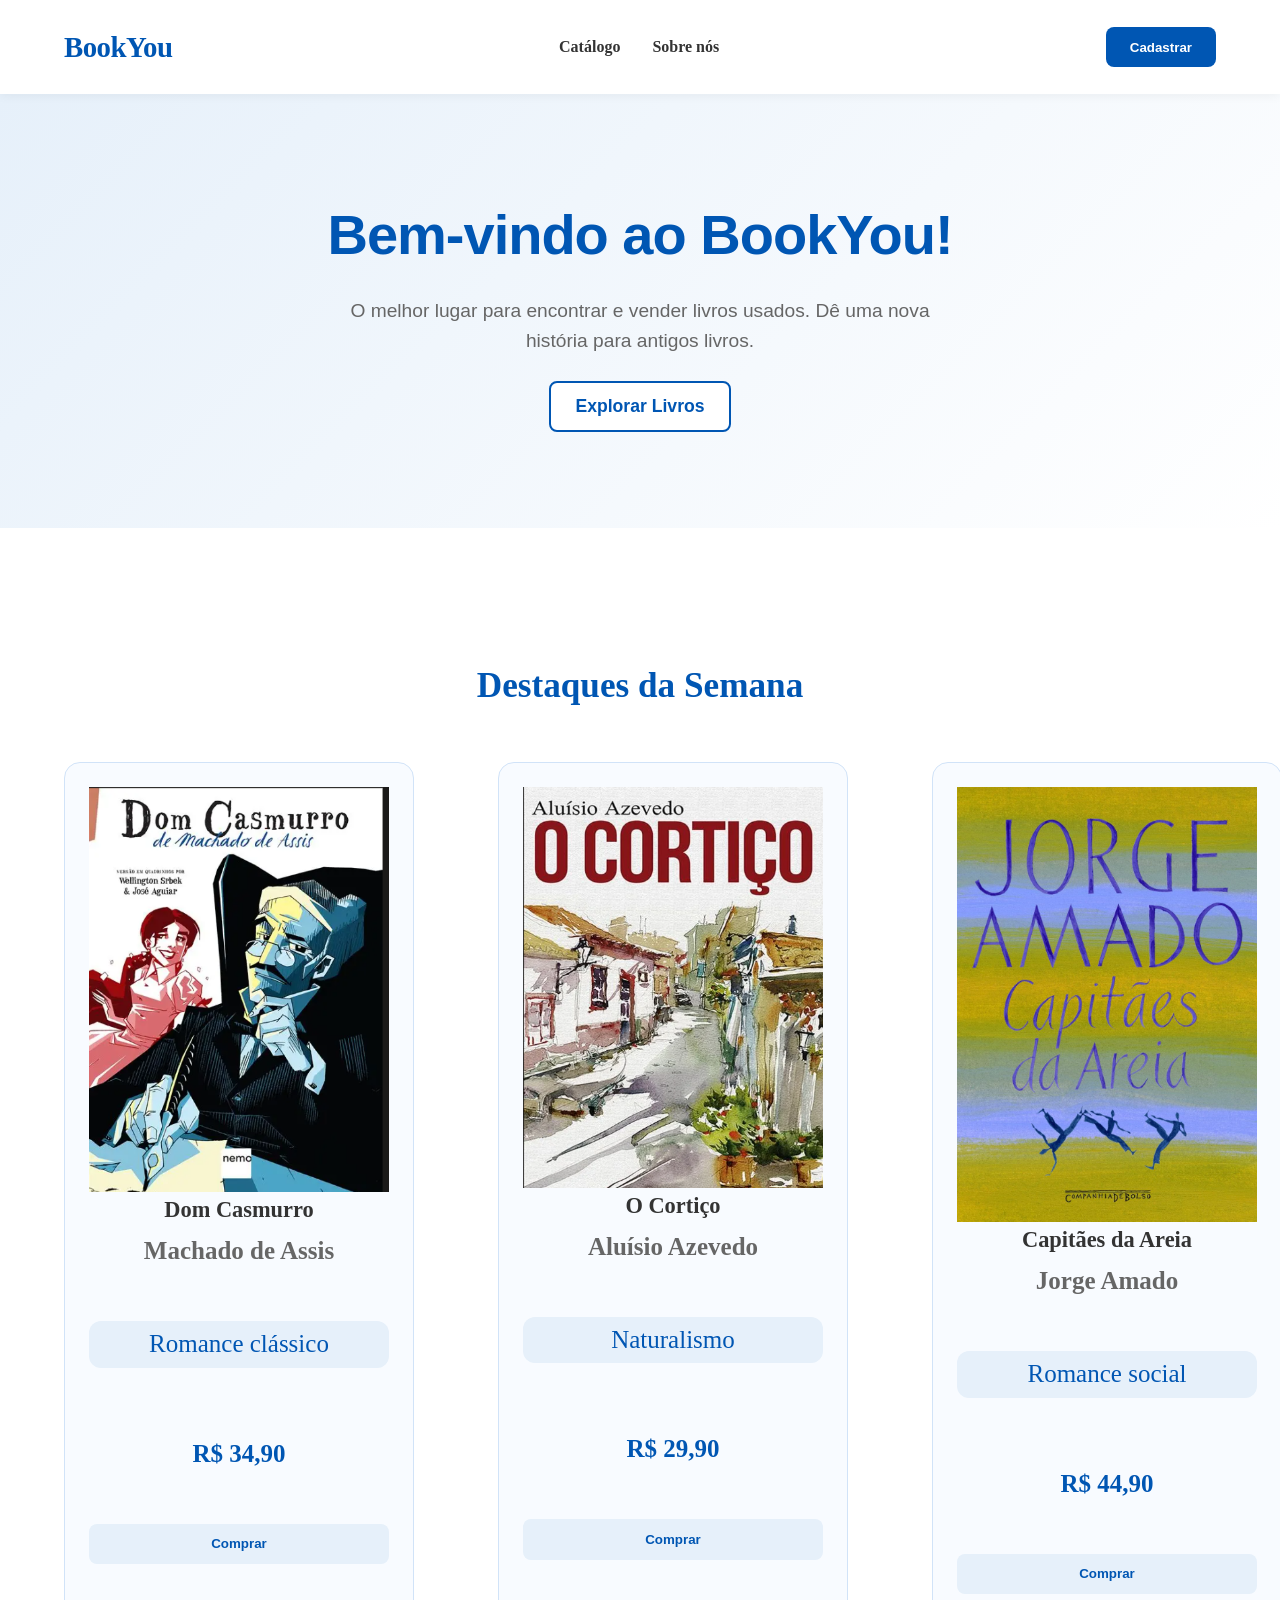
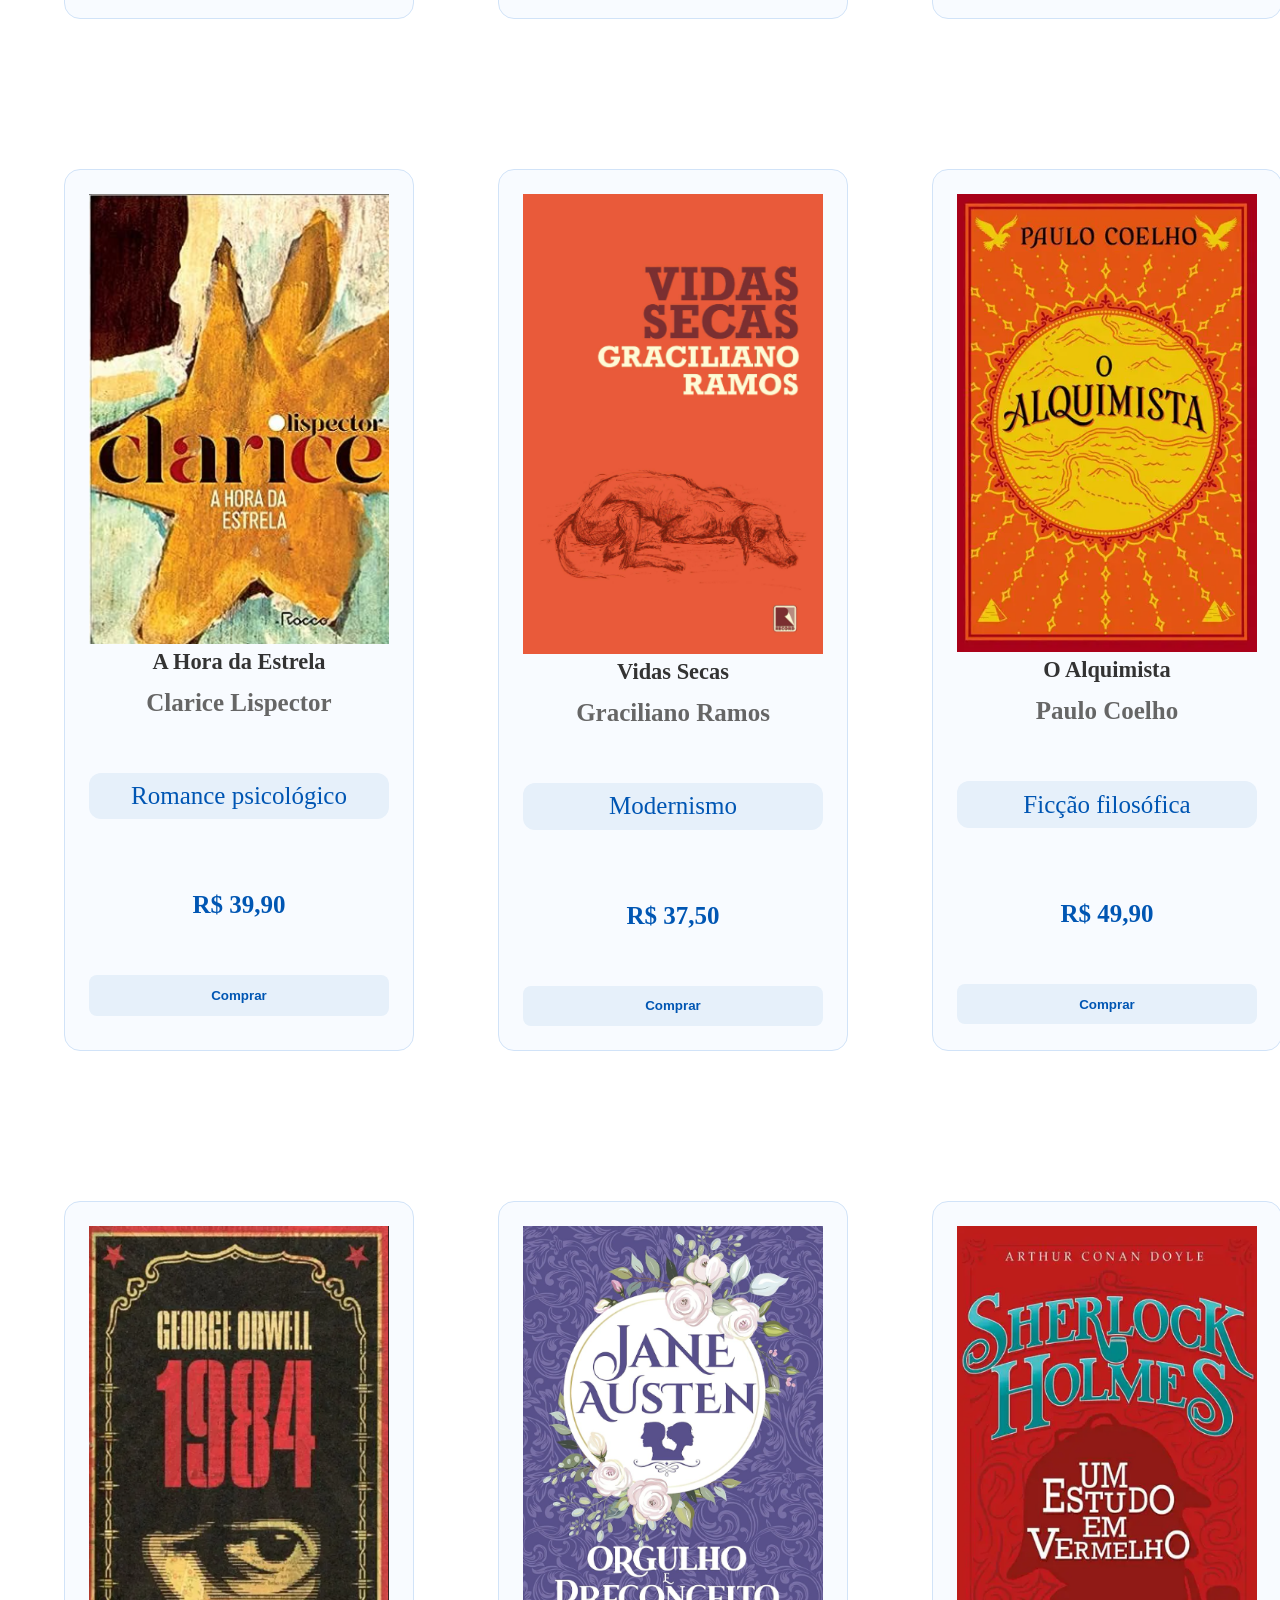
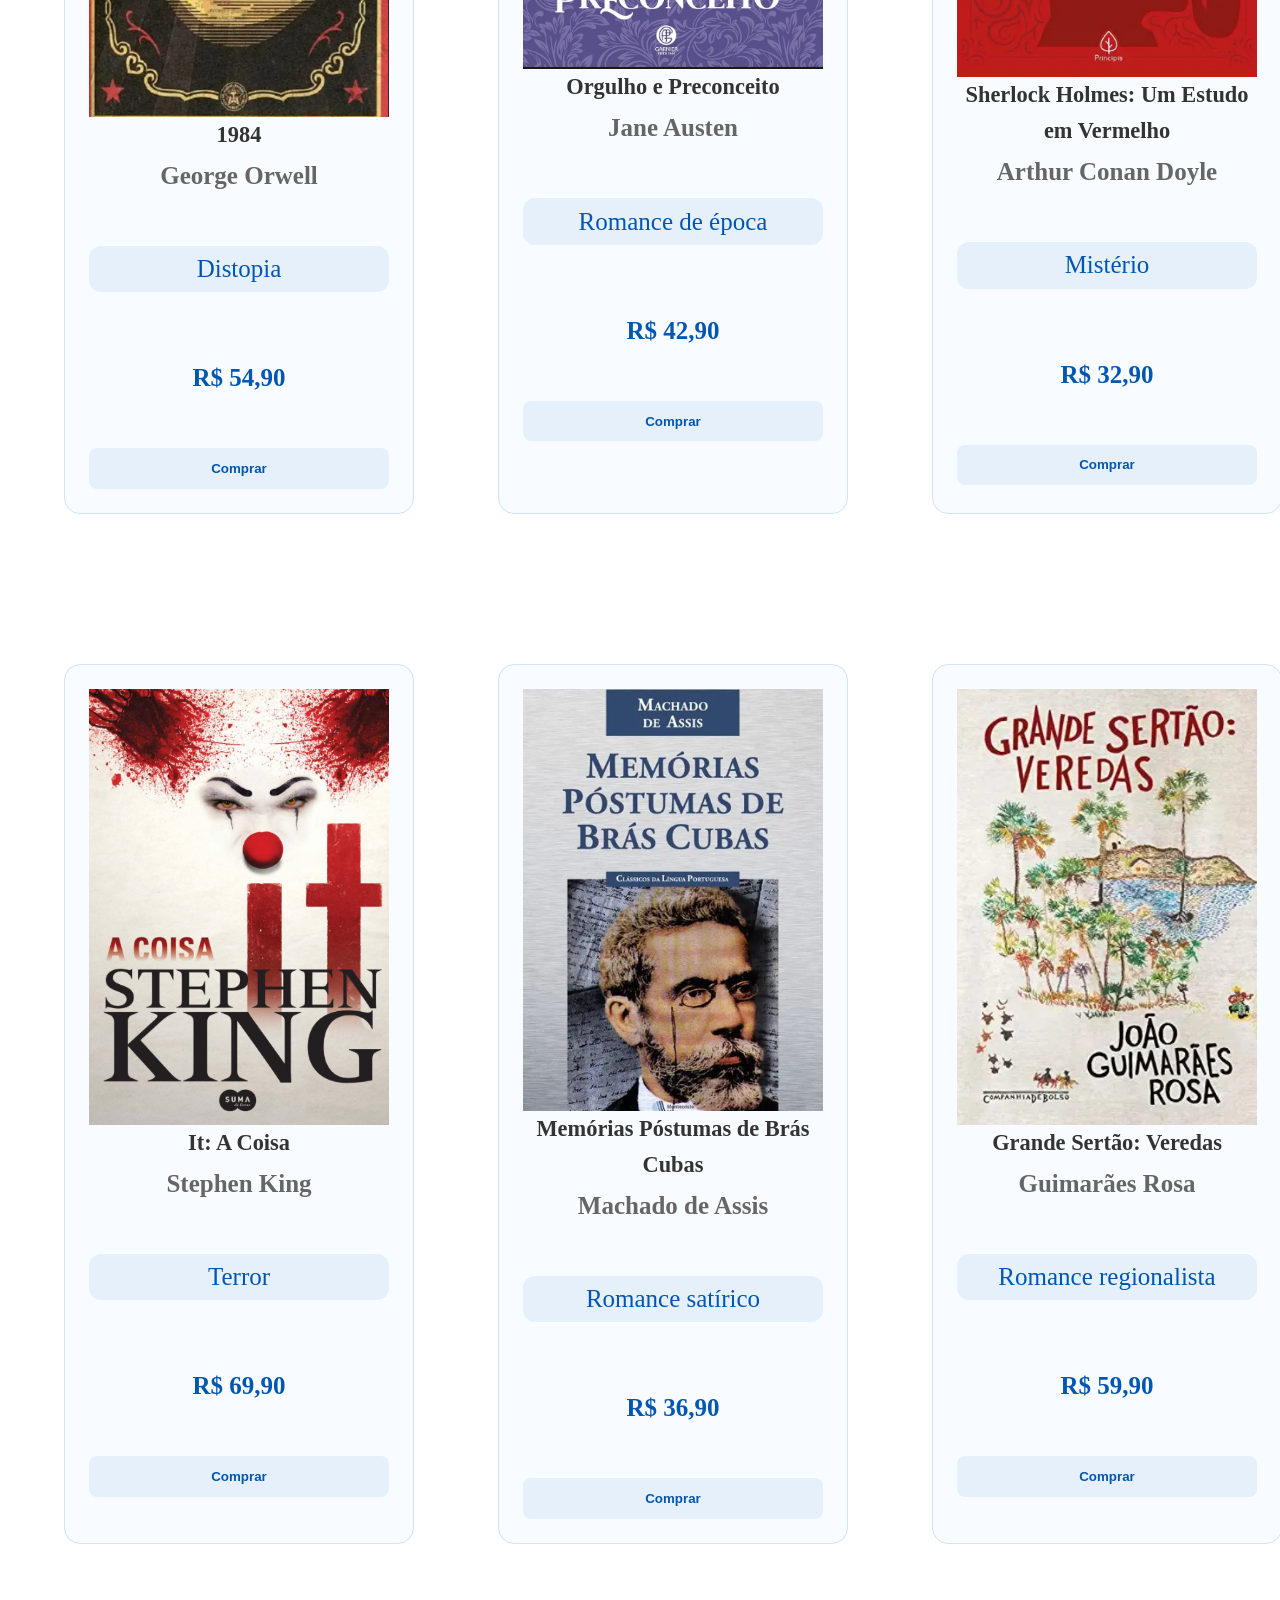
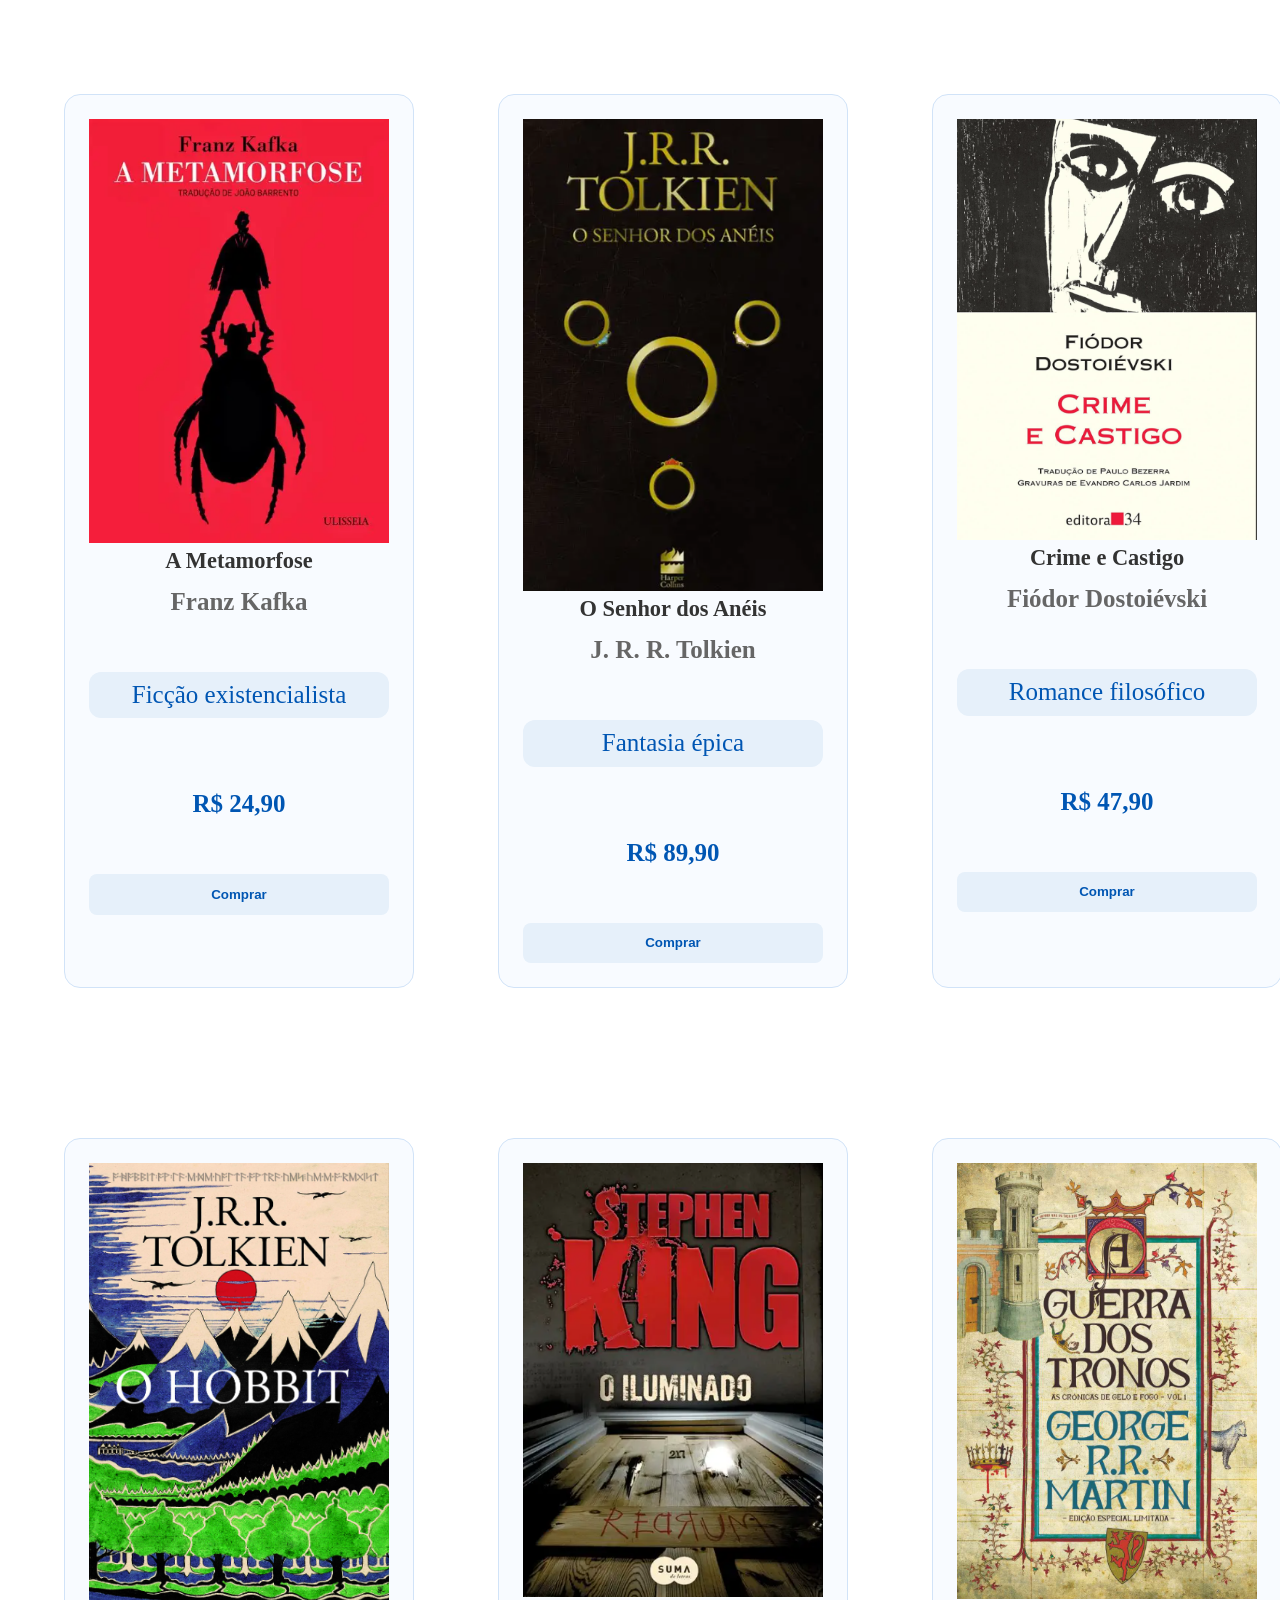
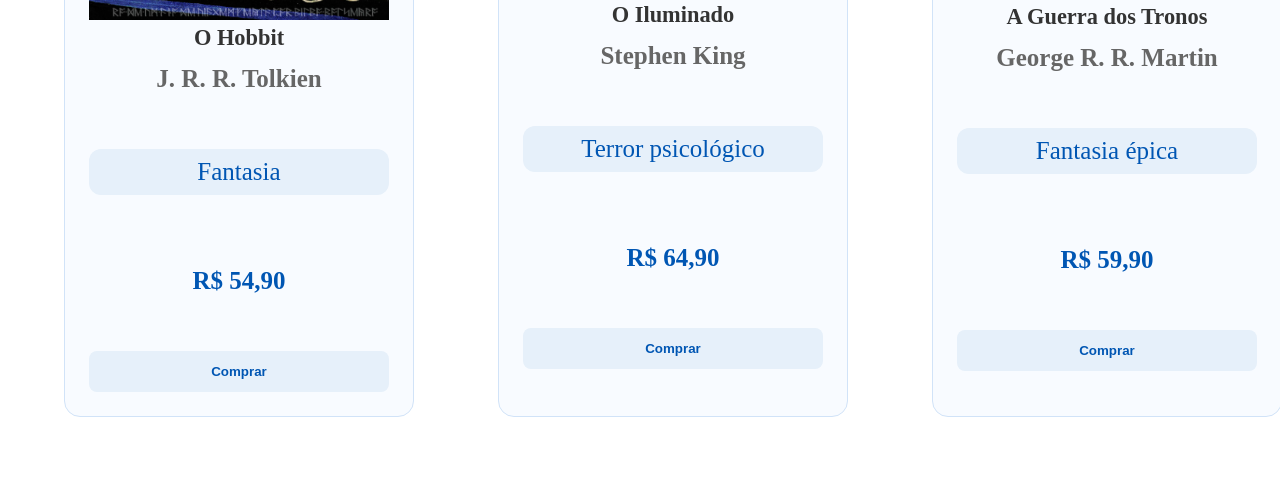
<file: index.html>
<!DOCTYPE html>
<html lang="pt-br">
<head>
    <meta charset="UTF-8">
    <meta name="viewport" content="width=device-width, initial-scale=1.0">
    <title>BookYou - Loja De Livros Usados</title>
    <link rel="stylesheet" href="style.css">
</head>

<body>
    <header class="navbar">
        <div class="logo">BookYou</div>
        <nav>
            <ul>
                <li><a href="catalogo.html">Catálogo</a></li>
                <li><a href="sobre.html">Sobre nós</a></li>
            </ul>
        </nav>
        <button class="btn-primary" id="btn-abrir-cadastro">Cadastrar</button>
        
    </header>

    <main>
        <section class="inicio">
            <h1>Bem-vindo ao BookYou!</h1>
            <p>O melhor lugar para encontrar e vender livros usados. Dê uma nova história para antigos livros.</p>
            <a href="catalogo.html"><button class="btn-secondary">Explorar Livros</button></a>
        </section>

        <section class="apresentacao">
            <h2>Destaques da Semana</h2>
            <div class="servicos">
                <div class="card">
                    <img src="images/domcasmurro.png" alt="">
                    <h3>Dom Casmurro</h3>
                    <p class="author">Machado de Assis</p>
                    <p class="genre">Romance clássico</p>
                    <p class="price">R$ 34,90</p>
                    <button class="btn-card">Comprar</button>
                </div>
                <div class="card">
                    <img src="images/cortiço.png" alt="">
                    <h3>O Cortiço</h3>
                    <p class="author">Aluísio Azevedo</p>
                    <p class="genre">Naturalismo</p>
                    <p class="price">R$ 29,90</p>
                    <button class="btn-card">Comprar</button>
                </div>
                <div class="card">
                    <img src="images/capitaes.png" alt="">
                    <h3>Capitães da Areia</h3>
                    <p class="author">Jorge Amado</p>
                    <p class="genre">Romance social</p>
                    <p class="price">R$ 44,90</p>
                    <button class="btn-card">Comprar</button>
                </div>
                <div class="card">
                    <img src="images/clarice.png" alt="">
                    <h3>A Hora da Estrela</h3>
                    <p class="author">Clarice Lispector</p>
                    <p class="genre">Romance psicológico</p>
                    <p class="price">R$ 39,90</p>
                    <button class="btn-card">Comprar</button>
                </div>
                <div class="card">
                    <img src="images/vidassecas.png" alt="">
                    <h3>Vidas Secas</h3>
                    <p class="author">Graciliano Ramos</p>
                    <p class="genre">Modernismo</p>
                    <p class="price">R$ 37,50</p>
                    <button class="btn-card">Comprar</button>
                </div>
                <div class="card">
                    <img src="images/alquimista.png" alt="">
                    <h3>O Alquimista</h3>
                    <p class="author">Paulo Coelho</p>
                    <p class="genre">Ficção filosófica</p>
                    <p class="price">R$ 49,90</p>
                    <button class="btn-card">Comprar</button>
                </div>
                <div class="card">
                    <img src="images/1984.png" alt="">
                    <h3>1984</h3>
                    <p class="author">George Orwell</p>
                    <p class="genre">Distopia</p>
                    <p class="price">R$ 54,90</p>
                    <button class="btn-card">Comprar</button>
                </div>
                <div class="card">
                    <img src="images/orgulho.png" alt="">
                    <h3>Orgulho e Preconceito</h3>
                    <p class="author">Jane Austen</p>
                    <p class="genre">Romance de época</p>
                    <p class="price">R$ 42,90</p>
                    <button class="btn-card">Comprar</button>
                </div>
                <div class="card">
                    <img src="images/umestudo.png" alt="">
                    <h3>Sherlock Holmes: Um Estudo em Vermelho</h3>
                    <p class="author">Arthur Conan Doyle</p>
                    <p class="genre">Mistério</p>
                    <p class="price">R$ 32,90</p>
                    <button class="btn-card">Comprar</button>
                </div>
                <div class="card">
                    <img src="images/it.png" alt="">
                    <h3>It: A Coisa</h3>
                    <p class="author">Stephen King</p>
                    <p class="genre">Terror</p>
                    <p class="price">R$ 69,90</p>
                    <button class="btn-card">Comprar</button>
                </div>
                <div class="card">
                    <img src="images/memorias.png" alt="">
                    <h3>Memórias Póstumas de Brás Cubas</h3>
                    <p class="author">Machado de Assis</p>
                    <p class="genre">Romance satírico</p>
                    <p class="price">R$ 36,90</p>
                    <button class="btn-card">Comprar</button>
                </div>
                <div class="card">
                    <img src="images/grande.png" alt="">
                    <h3>Grande Sertão: Veredas</h3>
                    <p class="author">Guimarães Rosa</p>
                    <p class="genre">Romance regionalista</p>
                    <p class="price">R$ 59,90</p>
                    <button class="btn-card">Comprar</button>
                </div>
                <div class="card">
                    <img src="images/metamorfose.png" alt="">
                    <h3>A Metamorfose</h3>
                    <p class="author">Franz Kafka</p>
                    <p class="genre">Ficção existencialista</p>
                    <p class="price">R$ 24,90</p>
                    <button class="btn-card">Comprar</button>
                </div>
                <div class="card">
                    <img src="images/osenhor.png" alt="">
                    <h3>O Senhor dos Anéis</h3>
                    <p class="author">J. R. R. Tolkien</p>
                    <p class="genre">Fantasia épica</p>
                    <p class="price">R$ 89,90</p>
                    <button class="btn-card">Comprar</button>
                </div>
                <div class="card">
                    <img src="images/crime.png" alt="">
                    <h3>Crime e Castigo</h3>
                    <p class="author">Fiódor Dostoiévski</p>
                    <p class="genre">Romance filosófico</p>
                    <p class="price">R$ 47,90</p>
                    <button class="btn-card">Comprar</button>
                </div>
                <div class="card">
                    <img src="images/hobbit.png" alt="">
                    <h3>O Hobbit</h3>
                    <p class="author">J. R. R. Tolkien</p>
                    <p class="genre">Fantasia</p>
                    <p class="price">R$ 54,90</p>
                    <button class="btn-card">Comprar</button>
                </div>
                <div class="card">
                    <img src="images/iluminado.png" alt="">
                    <h3>O Iluminado</h3>
                    <p class="author">Stephen King</p>
                    <p class="genre">Terror psicológico</p>
                    <p class="price">R$ 64,90</p>
                    <button class="btn-card">Comprar</button>
                </div>
                <div class="card">
                    <img src="images/aguerra.png" alt="">
                    <h3>A Guerra dos Tronos</h3>
                    <p class="author">George R. R. Martin</p>
                    <p class="genre">Fantasia épica</p>
                    <p class="price">R$ 59,90</p>
                    <button class="btn-card">Comprar</button>
                </div>
            </div>
        </section>
    </main>
    <div id="modal-cadastro" class="modal-overlay">
        <div class="modal-content">
            <span id="btn-fechar-modal" class="modal-close">&times;</span>
            
            <h2>Se cadastre agora!</h2>
            
            <form id="form-cadastro">
                <div class="form-group">
                    <label for="cad-nome">Nome:</label>
                    <input type="text" id="cad-nome" required placeholder="Matheus, Yuri, Rafael, ...">
                </div>
                
                <div class="form-group">
                    <label for="cad-email">E-mail:</label>
                    <input type="email" id="cad-email" required placeholder="fulano@gmail.com">
                </div>
            
                <button type="submit" class="btn-cadastrar-submit">Cadastrar!</button>
            </form>

        </div>
    </div>
    <script src="script.js"></script>
</body>

</html>
</file>
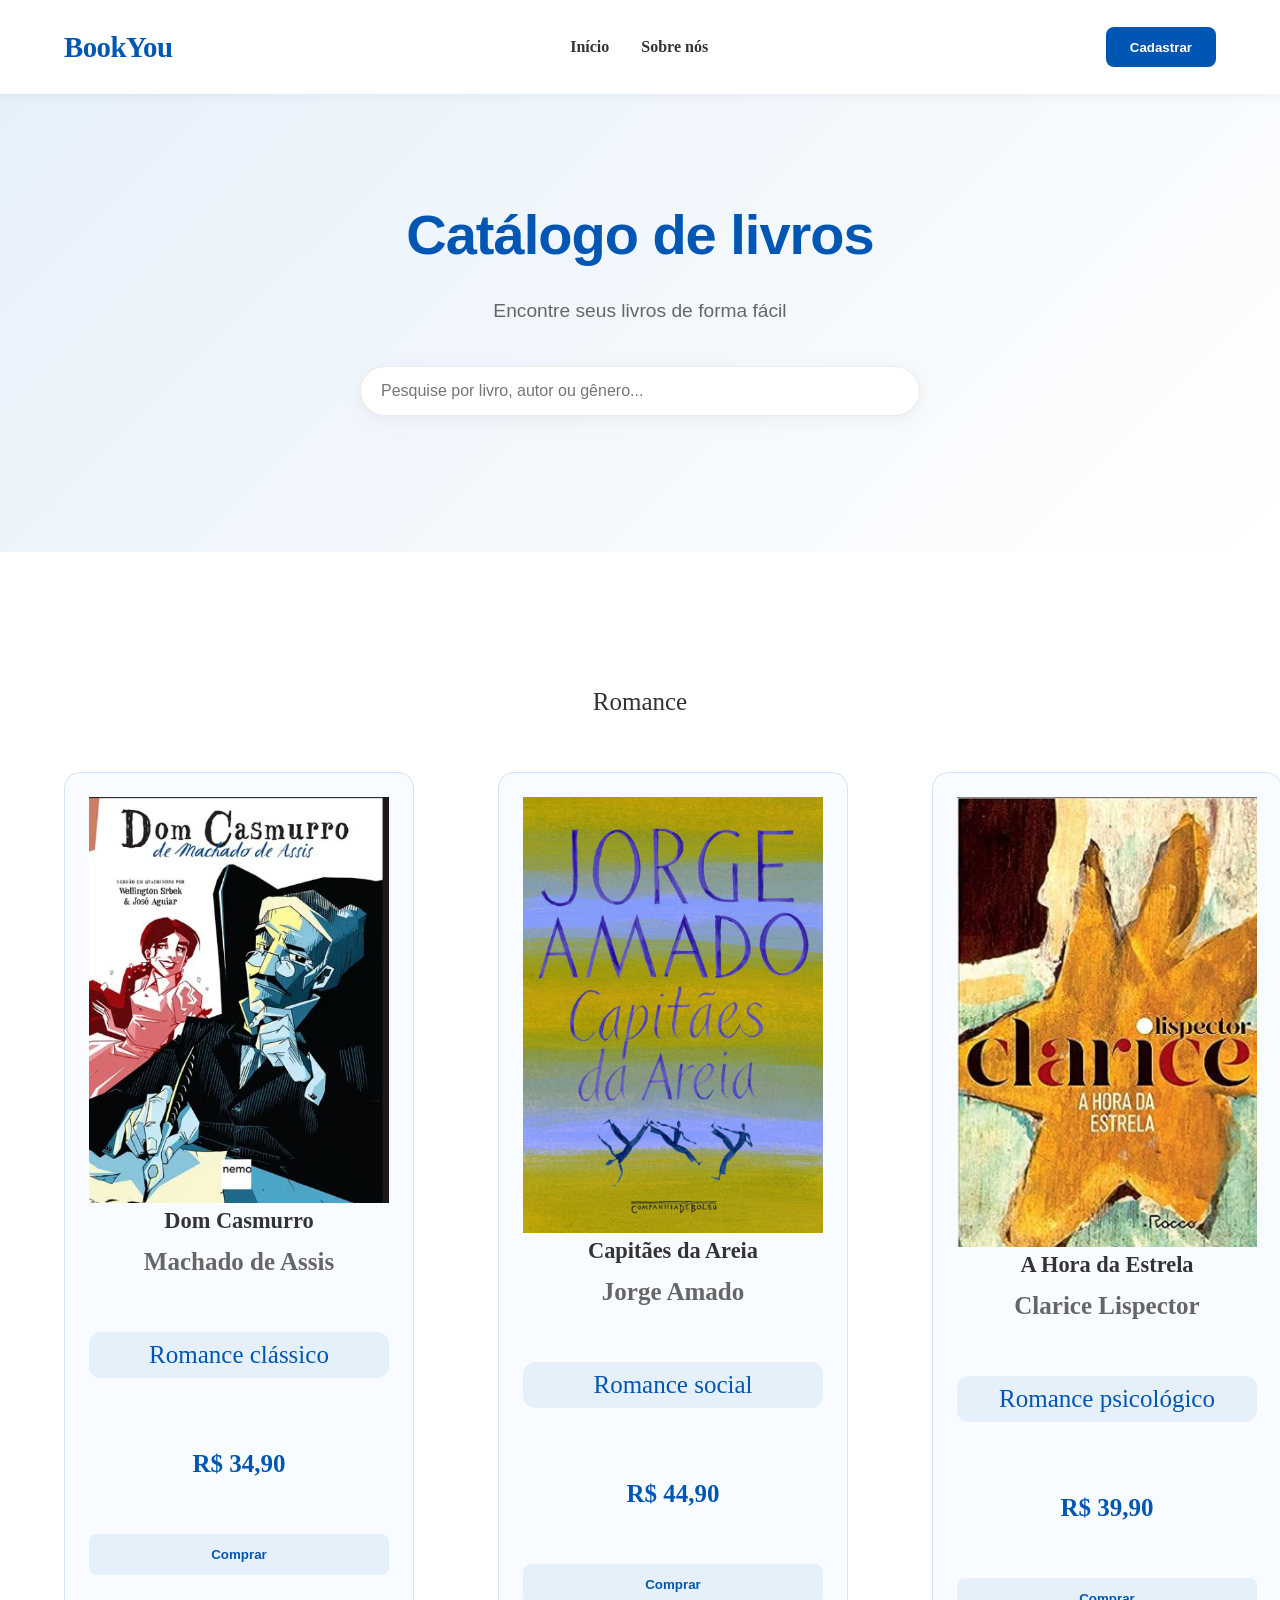
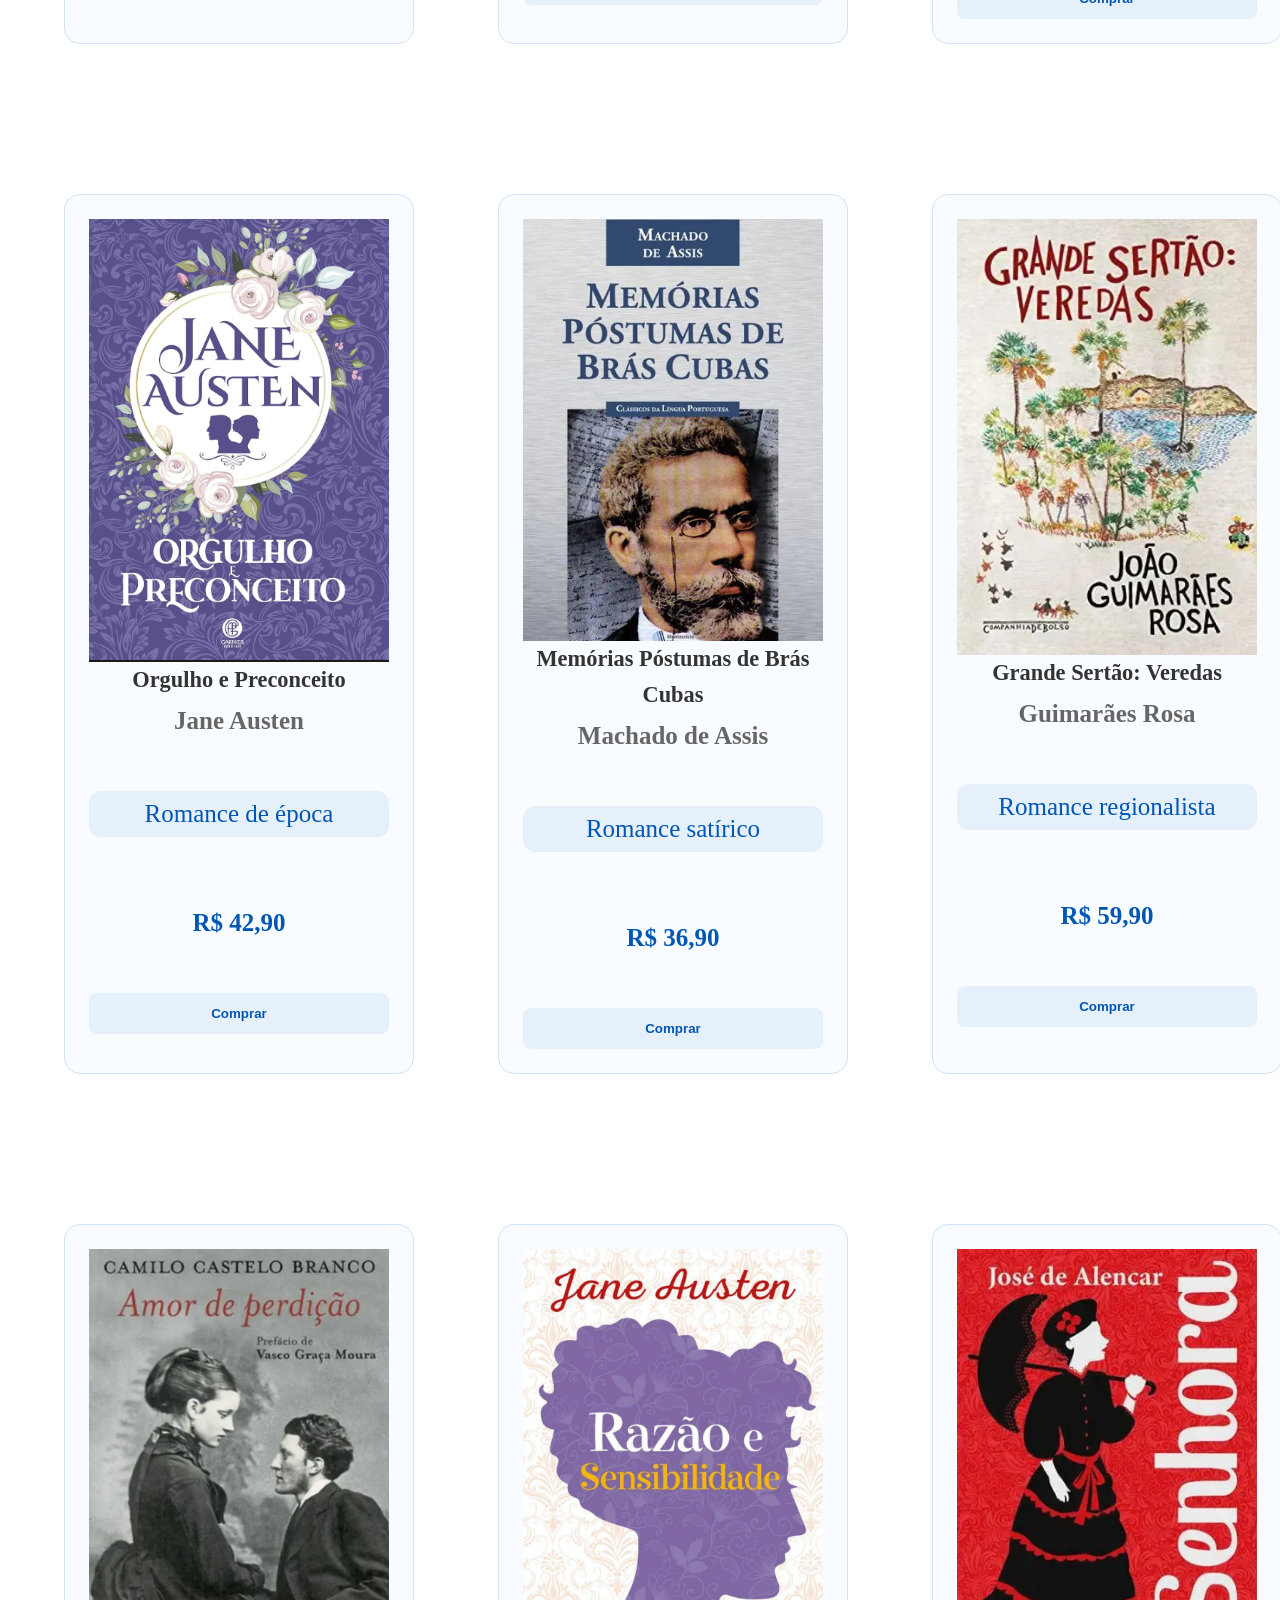
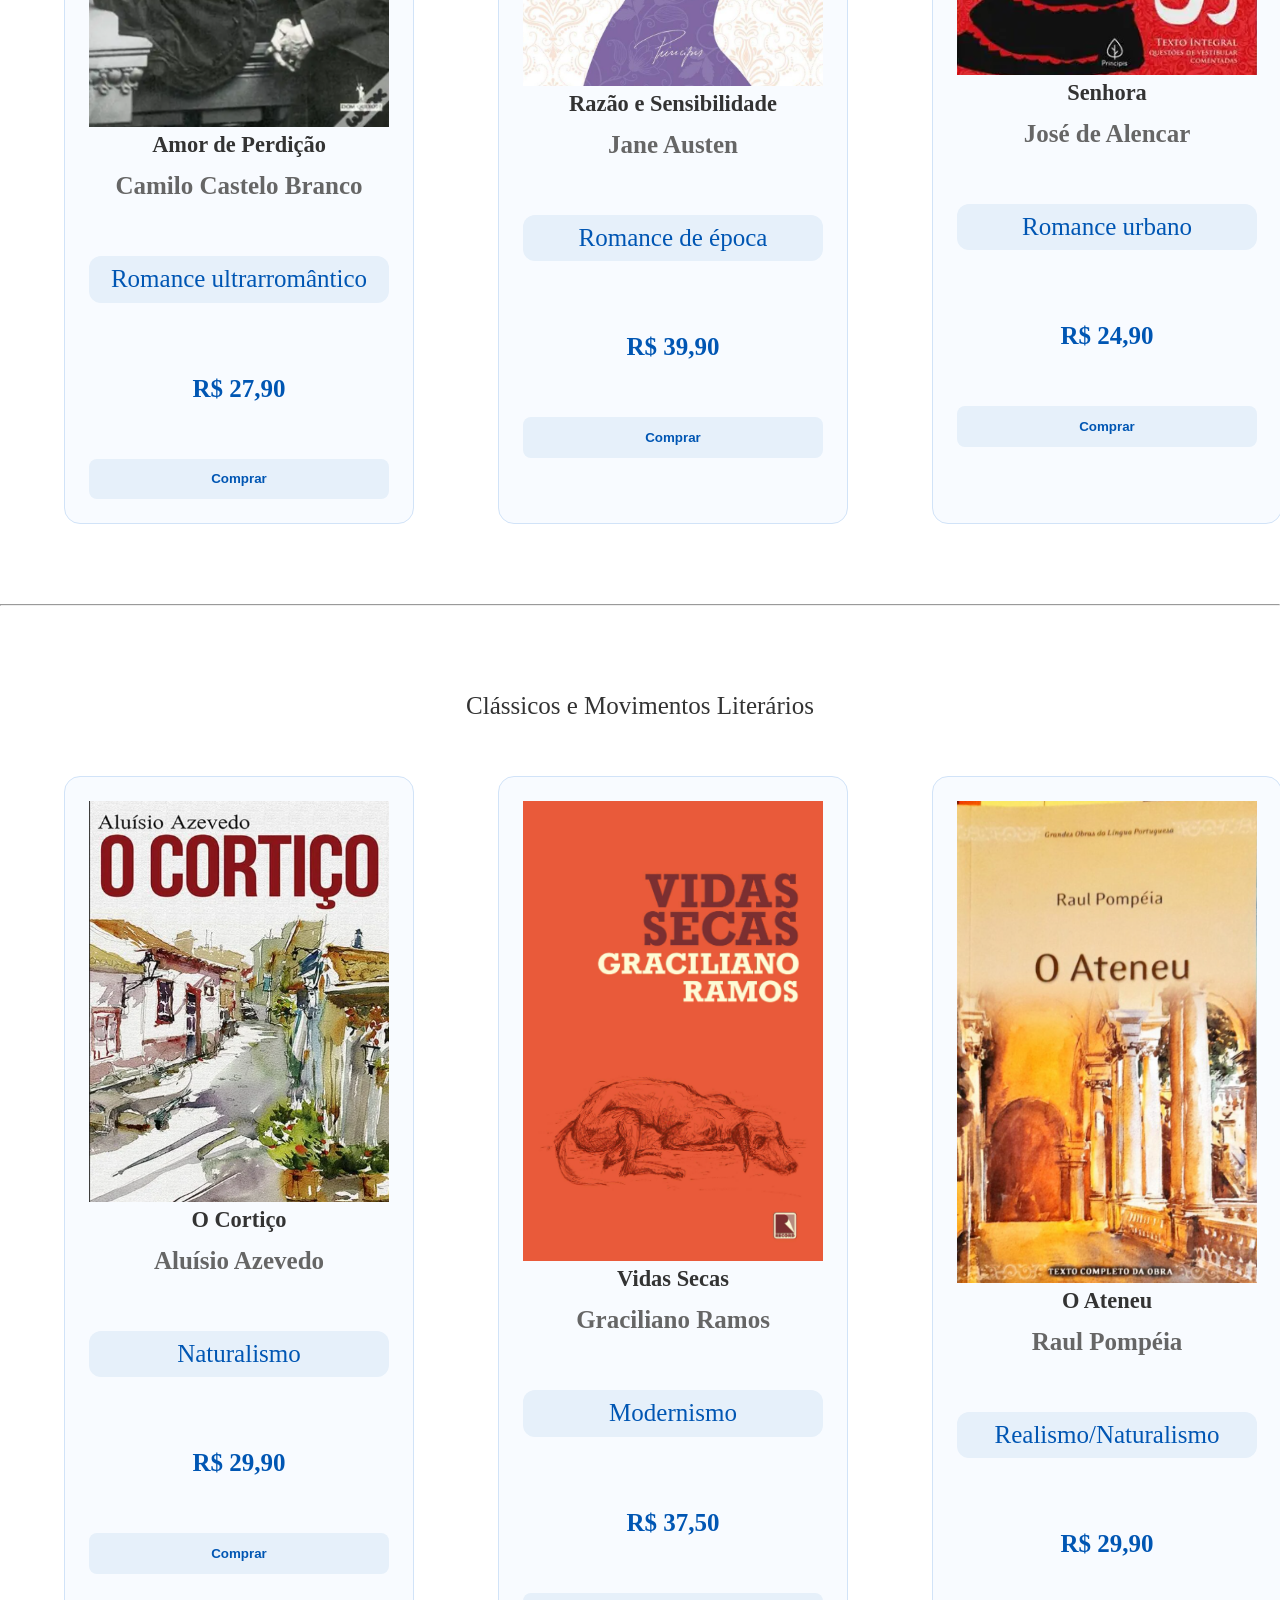
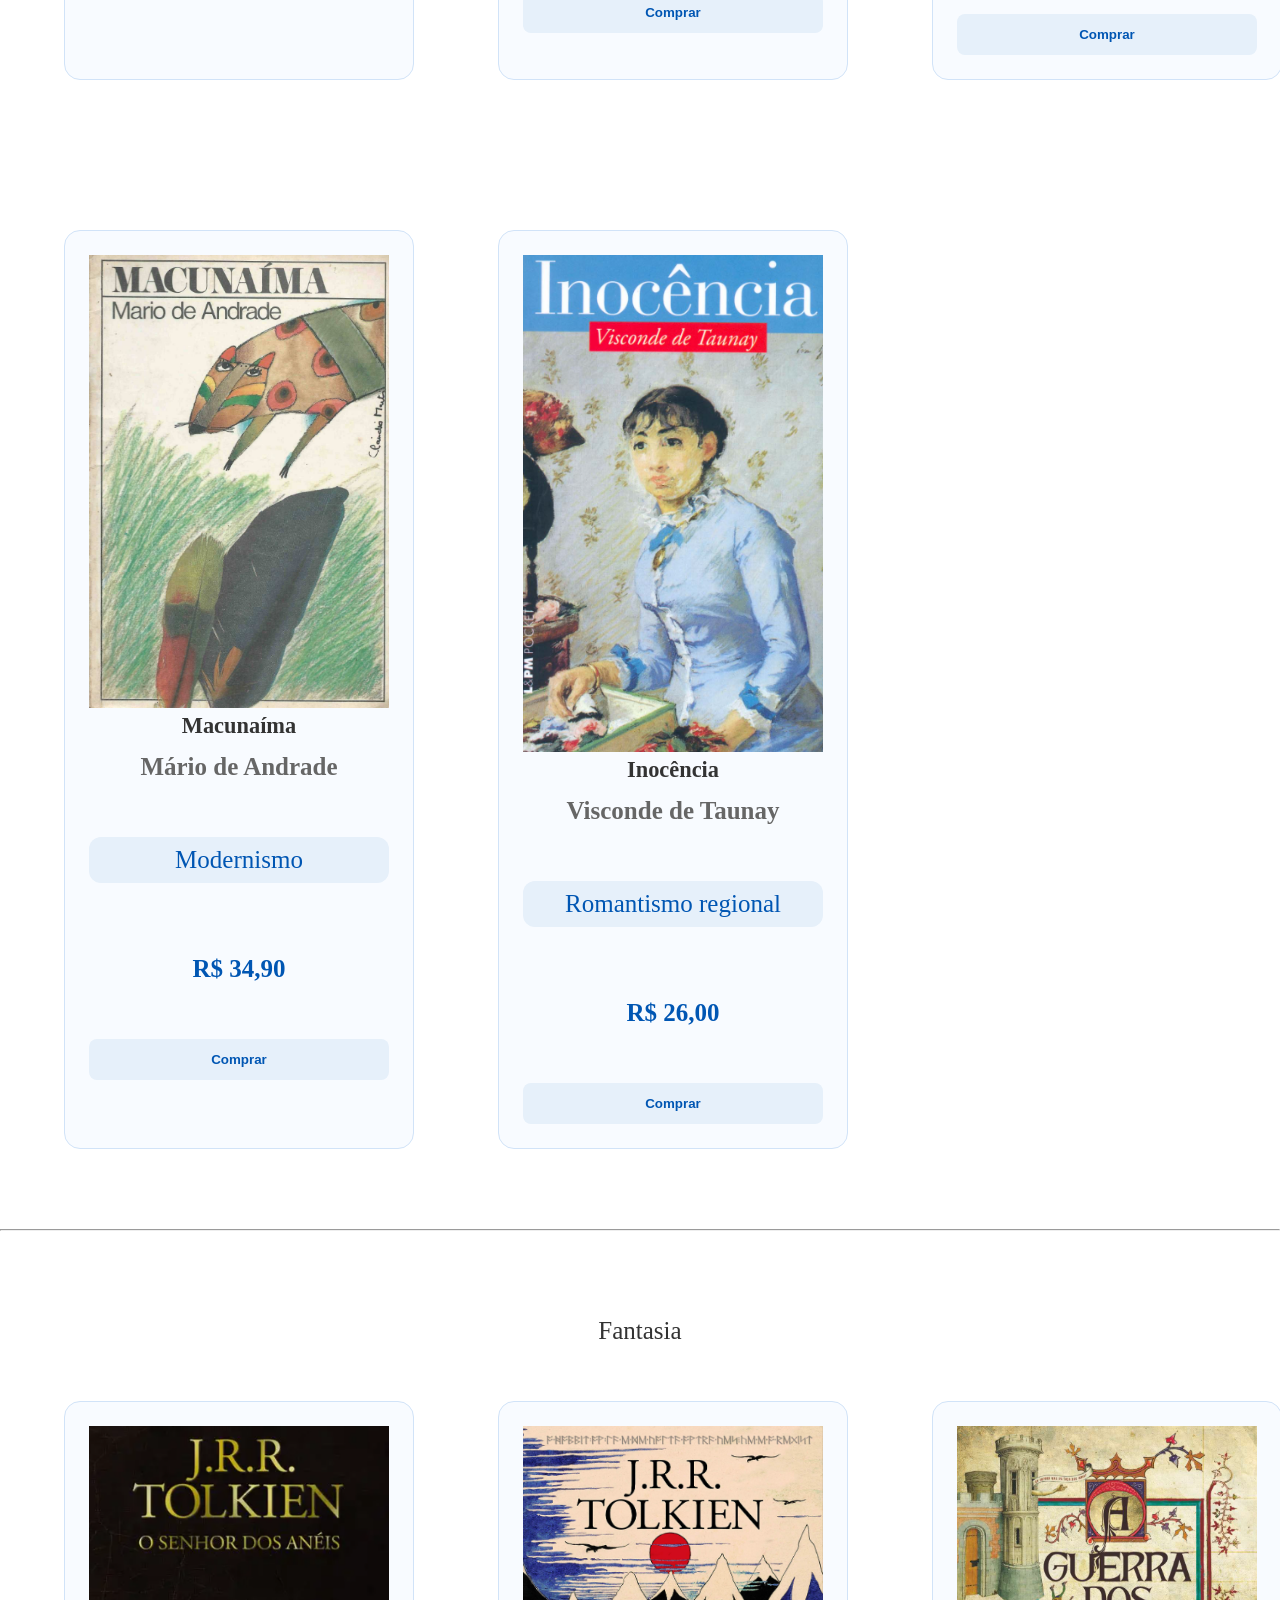
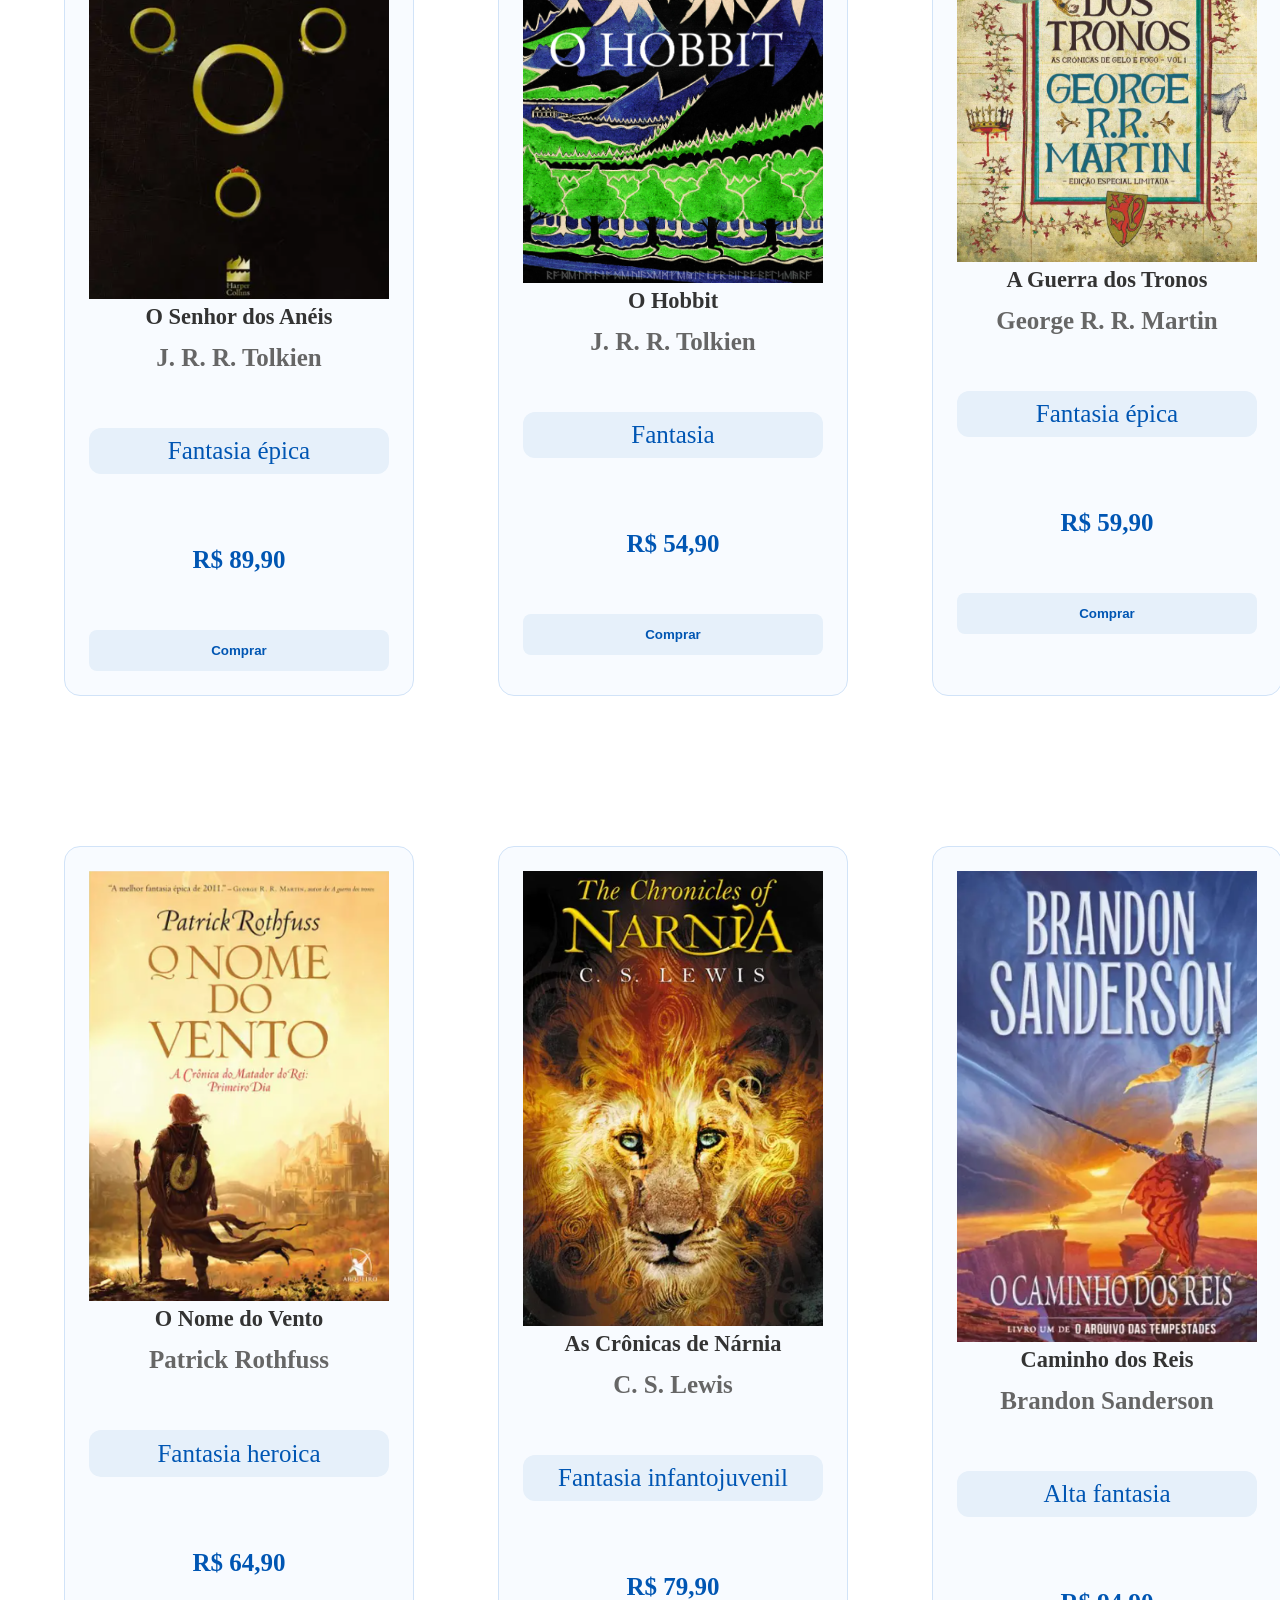
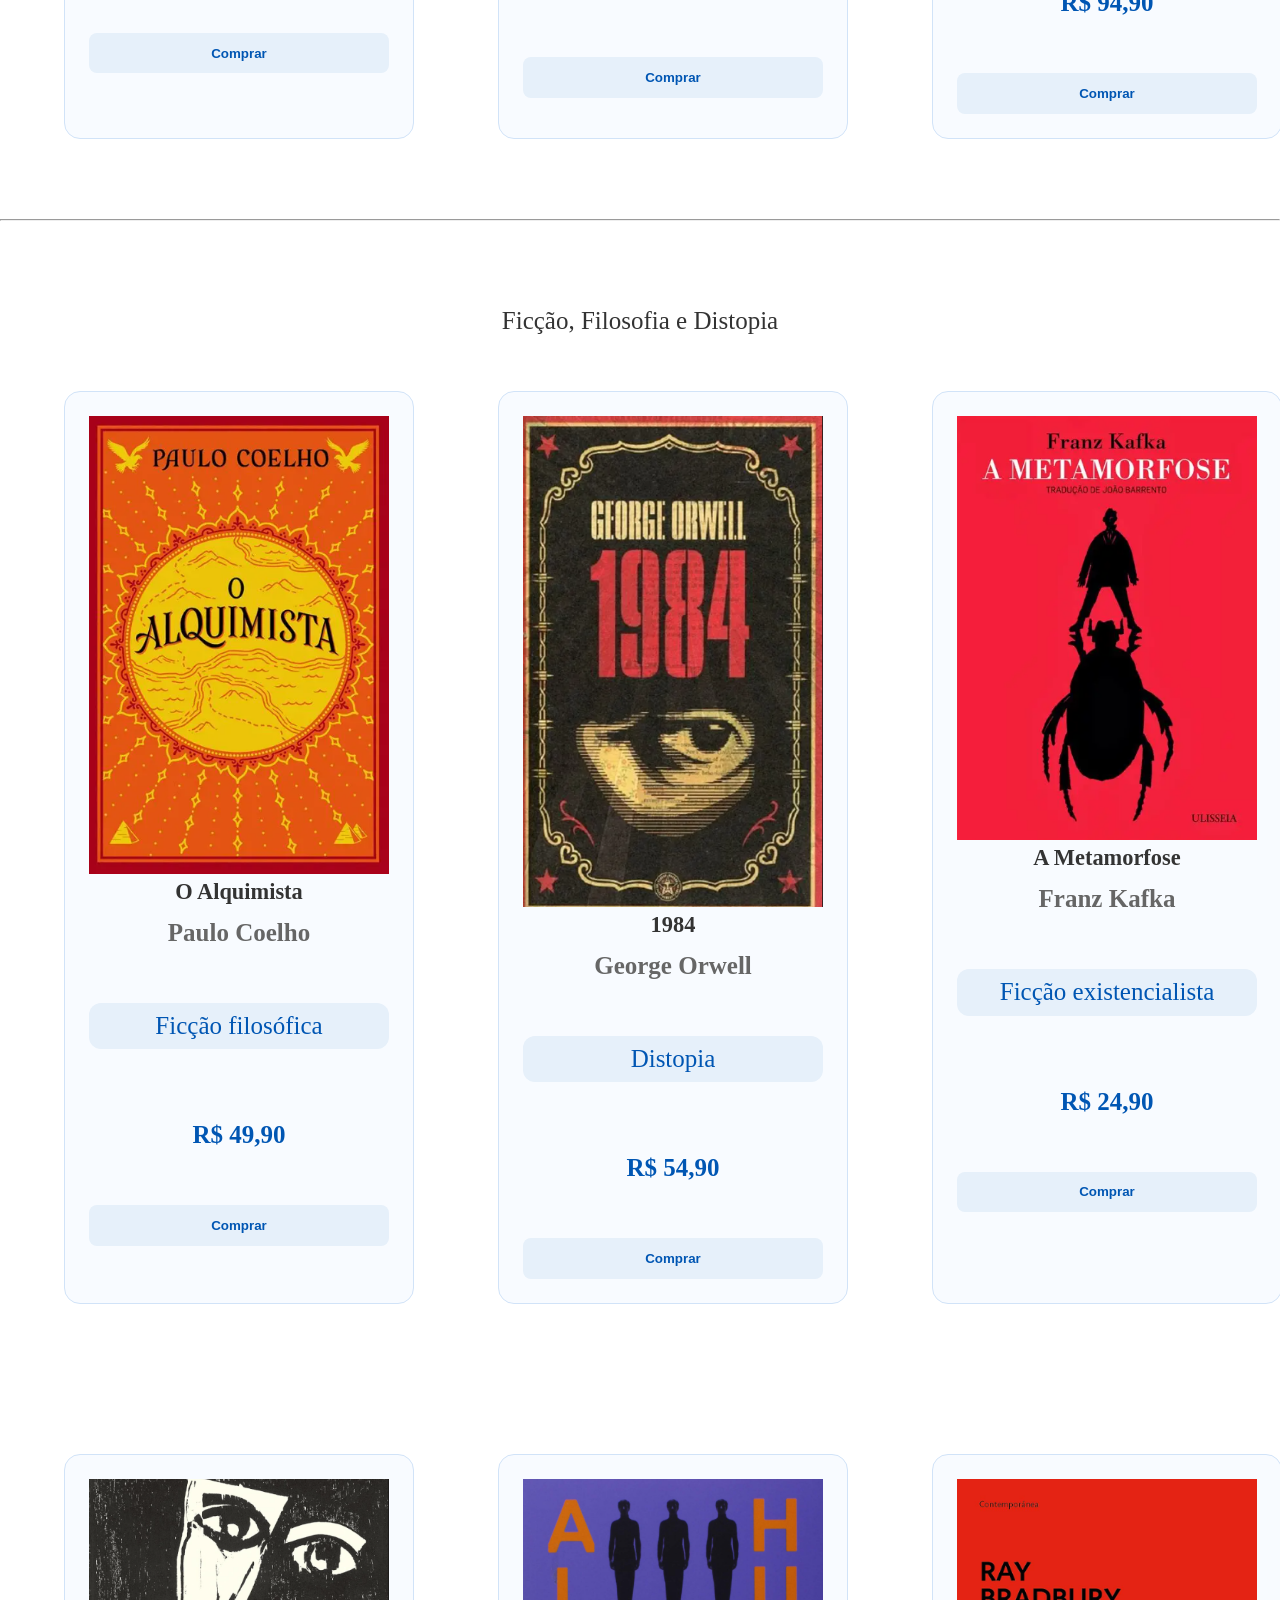
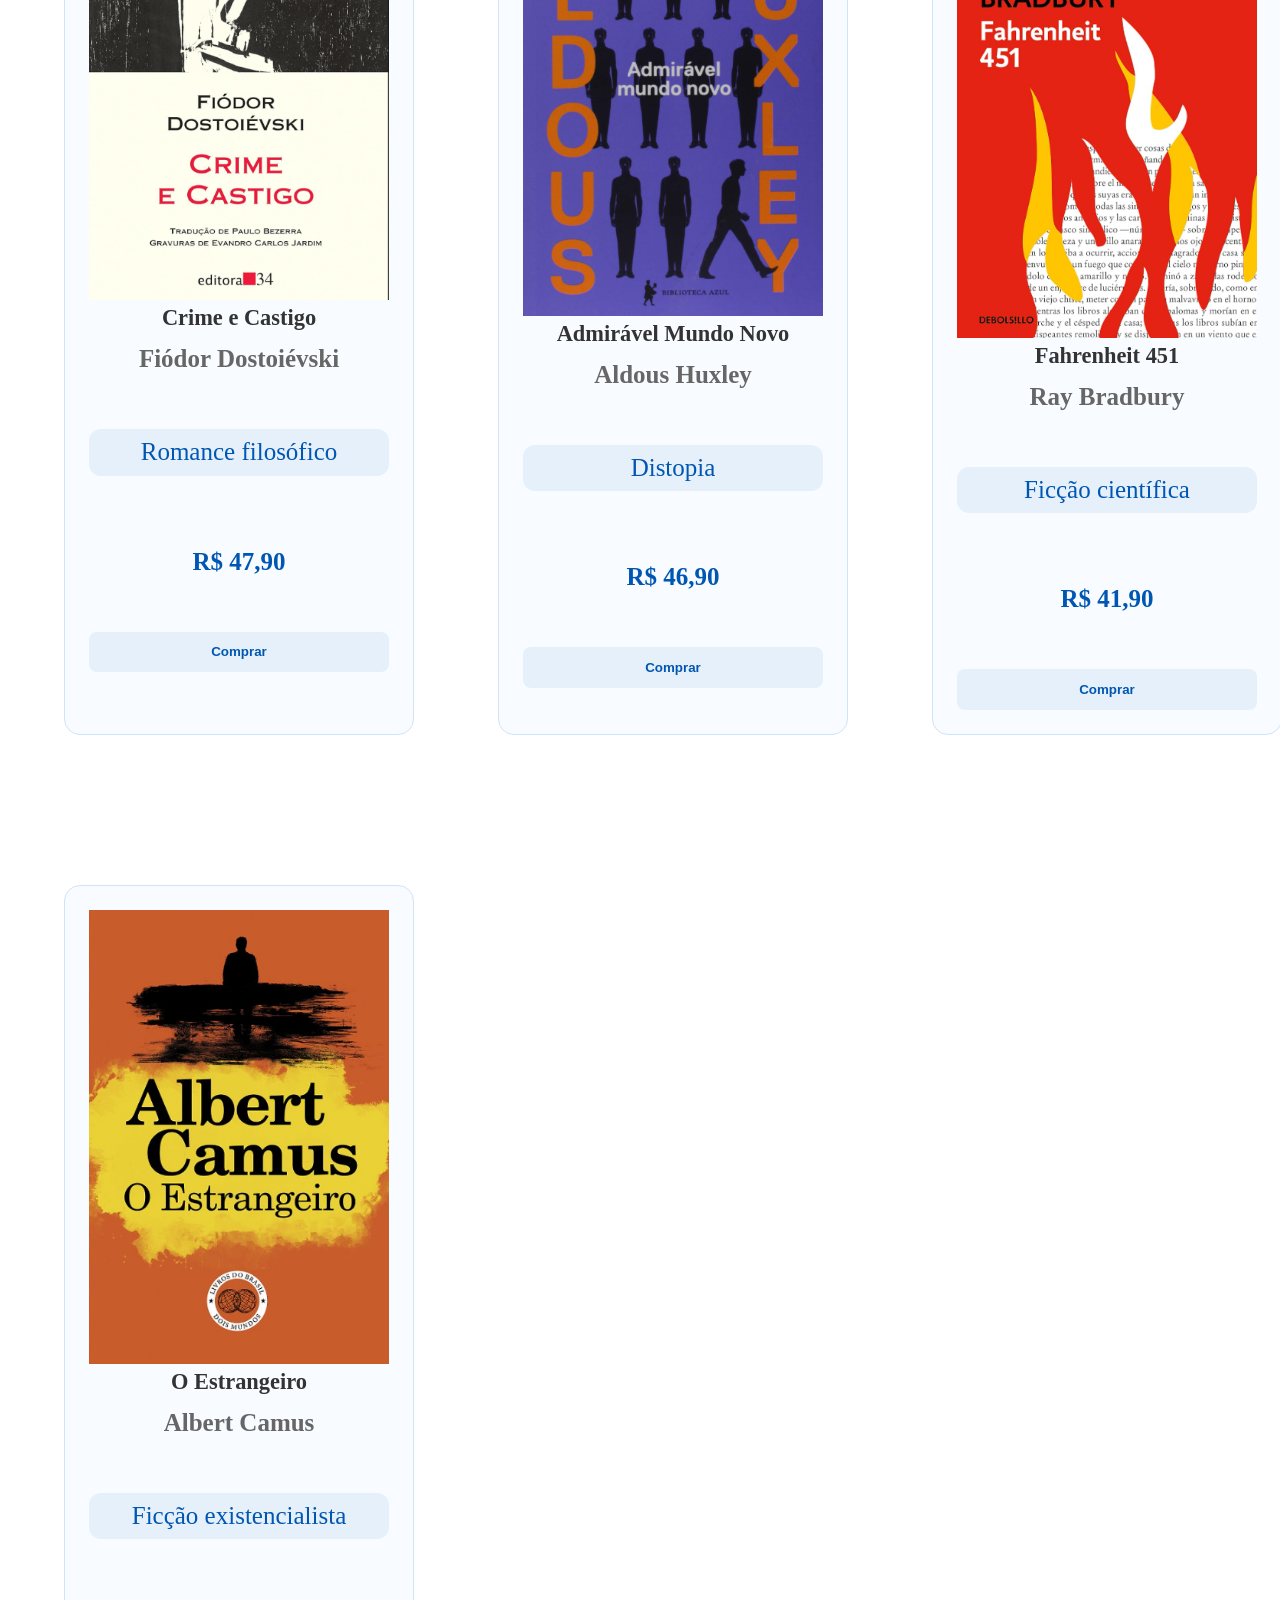
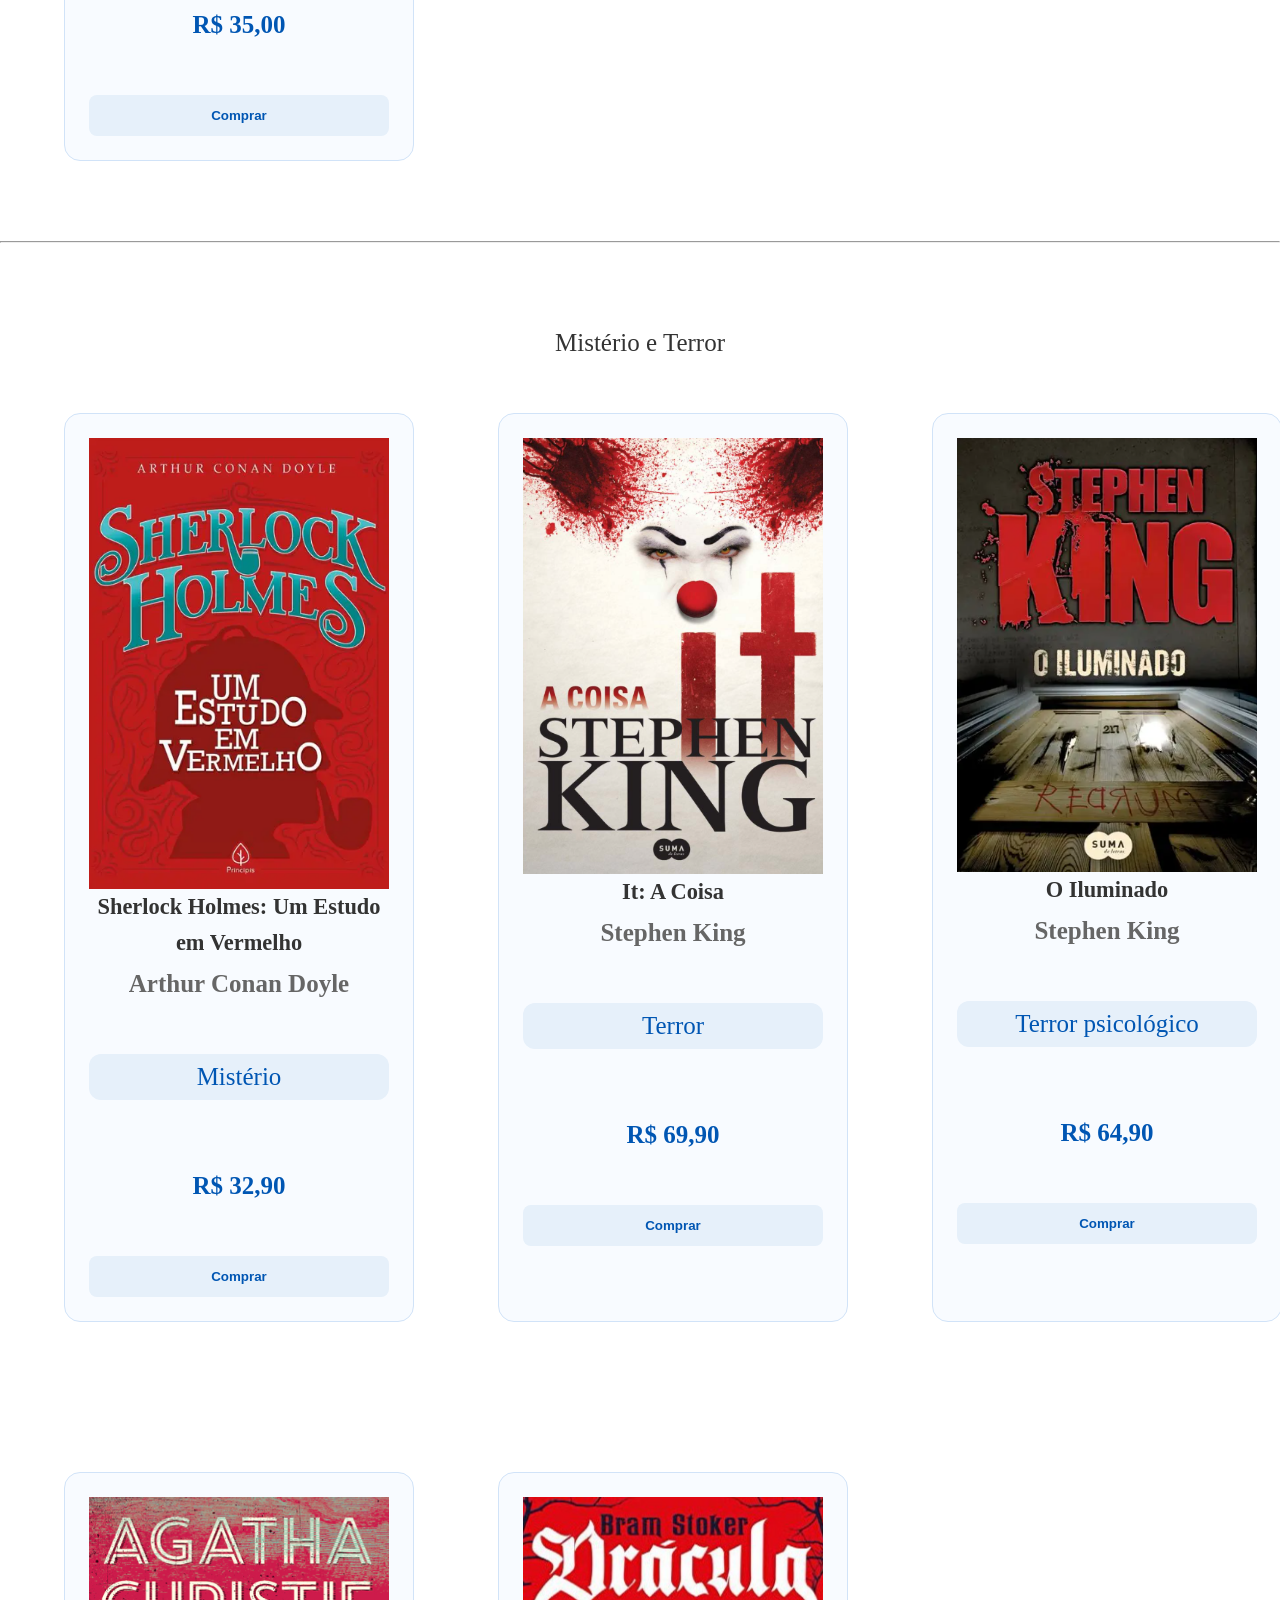
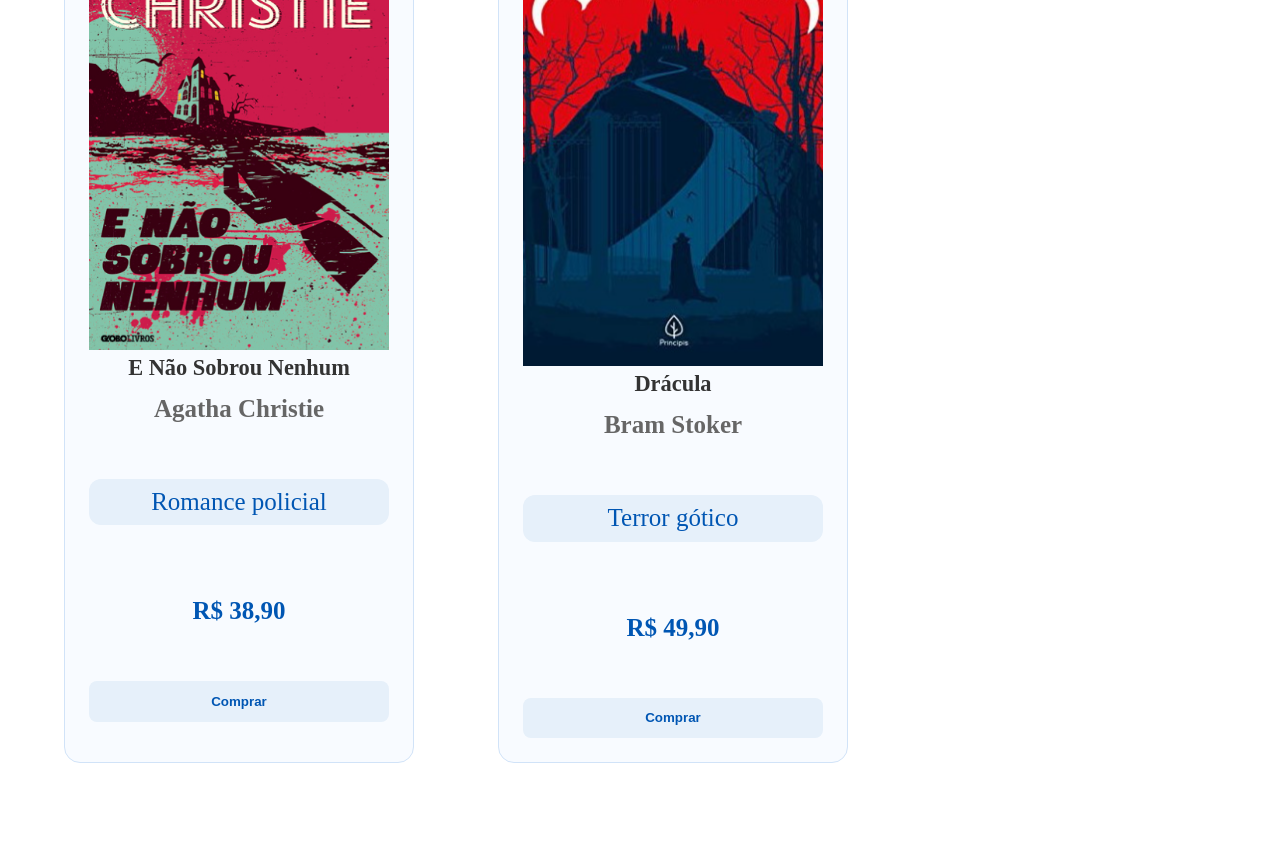
<file: catalogo.html>
<!DOCTYPE html>
<html lang="en">
<head>
    <meta charset="UTF-8">
    <meta name="viewport" content="width=device-width, initial-scale=1.0">
    <title>Document</title>
    <link rel="stylesheet" href="style.css">
</head>
<body>
    <header class="navbar">
        <div class="logo">BookYou</div>
        <nav>
            <ul>
                <li><a href="index.html">Início</a></li>
                <li><a href="sobre.html">Sobre nós</a></li>
            </ul>
        </nav>
        <button class="btn-primary" id="btn-abrir-cadastro">Cadastrar</button>
    </header>

    <main>
        <section class="inicio">
            <h1>Catálogo de livros</h1>
            <p>Encontre seus livros de forma fácil</p>
            <div class="container-pesquisa">
                <input type="text" id="input-busca" placeholder="Pesquise por livro, autor ou gênero...">
            </div>
        </section>

        <section class="apresentacao">
            <p>Romance</p>
            <div class="servicos">
                <div class="card">
                    <img src="images/domcasmurro.png" alt="">
                    <h3>Dom Casmurro</h3>
                    <p class="author">Machado de Assis</p>
                    <p class="genre">Romance clássico</p>
                    <p class="price">R$ 34,90</p>
                    <button class="btn-card">Comprar</button>
                </div>
                <div class="card">
                    <img src="images/capitaes.png" alt="">
                    <h3>Capitães da Areia</h3>
                    <p class="author">Jorge Amado</p>
                    <p class="genre">Romance social</p>
                    <p class="price">R$ 44,90</p>
                    <button class="btn-card">Comprar</button>
                </div>
                <div class="card">
                    <img src="images/clarice.png" alt="">
                    <h3>A Hora da Estrela</h3>
                    <p class="author">Clarice Lispector</p>
                    <p class="genre">Romance psicológico</p>
                    <p class="price">R$ 39,90</p>
                    <button class="btn-card">Comprar</button>
                </div>
                <div class="card">
                    <img src="images/orgulho.png" alt="">
                    <h3>Orgulho e Preconceito</h3>
                    <p class="author">Jane Austen</p>
                    <p class="genre">Romance de época</p>
                    <p class="price">R$ 42,90</p>
                    <button class="btn-card">Comprar</button>
                </div>
                <div class="card">
                    <img src="images/memorias.png" alt="">
                    <h3>Memórias Póstumas de Brás Cubas</h3>
                    <p class="author">Machado de Assis</p>
                    <p class="genre">Romance satírico</p>
                    <p class="price">R$ 36,90</p>
                    <button class="btn-card">Comprar</button>
                </div>
                <div class="card">
                    <img src="images/grande.png" alt="">
                    <h3>Grande Sertão: Veredas</h3>
                    <p class="author">Guimarães Rosa</p>
                    <p class="genre">Romance regionalista</p>
                    <p class="price">R$ 59,90</p>
                    <button class="btn-card">Comprar</button>
                </div>
                <div class="card">
                    <img src="images/amor.png" alt="">
                    <h3>Amor de Perdição</h3>
                    <p class="author">Camilo Castelo Branco</p>
                    <p class="genre">Romance ultrarromântico</p>
                    <p class="price">R$ 27,90</p>
                    <button class="btn-card">Comprar</button>
                </div>
                <div class="card">
                    <img src="images/razao.png" alt="">
                    <h3>Razão e Sensibilidade</h3>
                    <p class="author">Jane Austen</p>
                    <p class="genre">Romance de época</p>
                    <p class="price">R$ 39,90</p>
                    <button class="btn-card">Comprar</button>
                </div>
                <div class="card">
                    <img src="images/senhora.png" alt="">
                    <h3>Senhora</h3>
                    <p class="author">José de Alencar</p>
                    <p class="genre">Romance urbano</p>
                    <p class="price">R$ 24,90</p>
                    <button class="btn-card">Comprar</button>
                </div>
                
            </div>
        </section>
        <hr>
        <section class="apresentacao">
            <p>Clássicos e Movimentos Literários</p>
            <div class="servicos">
                <div class="card">
                    <img src="images/cortiço.png" alt="">
                    <h3>O Cortiço</h3>
                    <p class="author">Aluísio Azevedo</p>
                    <p class="genre">Naturalismo</p>
                    <p class="price">R$ 29,90</p>
                    <button class="btn-card">Comprar</button>
                </div>
                <div class="card">
                    <img src="images/vidassecas.png" alt="">
                    <h3>Vidas Secas</h3>
                    <p class="author">Graciliano Ramos</p>
                    <p class="genre">Modernismo</p>
                    <p class="price">R$ 37,50</p>
                    <button class="btn-card">Comprar</button>
                </div>
                <div class="card">
                    <img src="images/ateneu.png" alt="">
                    <h3>O Ateneu</h3>
                    <p class="author">Raul Pompéia</p>
                    <p class="genre">Realismo/Naturalismo</p>
                    <p class="price">R$ 29,90</p>
                    <button class="btn-card">Comprar</button>
                </div>
                <div class="card">
                    <img src="images/macunaima.png" alt="">
                    <h3>Macunaíma</h3>
                    <p class="author">Mário de Andrade</p>
                    <p class="genre">Modernismo</p>
                    <p class="price">R$ 34,90</p>
                    <button class="btn-card">Comprar</button>
                </div>
                <div class="card">
                    <img src="images/inocencia.png" alt="">
                    <h3>Inocência</h3>
                    <p class="author">Visconde de Taunay</p>
                    <p class="genre">Romantismo regional</p>
                    <p class="price">R$ 26,00</p>
                    <button class="btn-card">Comprar</button>
                </div>

            </div>
        </section>
        <hr>
        <section class="apresentacao">
            <p>Fantasia</p>
            <div class="servicos">
                <div class="card">
                    <img src="images/osenhor.png" alt="">
                    <h3>O Senhor dos Anéis</h3>
                    <p class="author">J. R. R. Tolkien</p>
                    <p class="genre">Fantasia épica</p>
                    <p class="price">R$ 89,90</p>
                    <button class="btn-card">Comprar</button>
                </div>
                <div class="card">
                    <img src="images/hobbit.png" alt="">
                    <h3>O Hobbit</h3>
                    <p class="author">J. R. R. Tolkien</p>
                    <p class="genre">Fantasia</p>
                    <p class="price">R$ 54,90</p>
                    <button class="btn-card">Comprar</button>
                </div>
                <div class="card">
                    <img src="images/aguerra.png" alt="">
                    <h3>A Guerra dos Tronos</h3>
                    <p class="author">George R. R. Martin</p>
                    <p class="genre">Fantasia épica</p>
                    <p class="price">R$ 59,90</p>
                    <button class="btn-card">Comprar</button>
                </div>
                <div class="card">
                    <img src="images/vento.png" alt="">
                    <h3>O Nome do Vento</h3>
                    <p class="author">Patrick Rothfuss</p>
                    <p class="genre">Fantasia heroica</p>
                    <p class="price">R$ 64,90</p>
                    <button class="btn-card">Comprar</button>
                </div>
                <div class="card">
                    <img src="images/ascronicas.png" alt="">
                    <h3>As Crônicas de Nárnia</h3>
                    <p class="author">C. S. Lewis</p>
                    <p class="genre">Fantasia infantojuvenil</p>
                    <p class="price">R$ 79,90</p>
                    <button class="btn-card">Comprar</button>
                </div>
                <div class="card">
                    <img src="images/caminho.png" alt="">
                    <h3>Caminho dos Reis</h3>
                    <p class="author">Brandon Sanderson</p>
                    <p class="genre">Alta fantasia</p>
                    <p class="price">R$ 94,90</p>
                    <button class="btn-card">Comprar</button>
                </div>

            </div>
        </section>
        <hr>
        <section class="apresentacao">
            <p>Ficção, Filosofia e Distopia</p>
            <div class="servicos">
                <div class="card">
                    <img src="images/alquimista.png" alt="">
                    <h3>O Alquimista</h3>
                    <p class="author">Paulo Coelho</p>
                    <p class="genre">Ficção filosófica</p>
                    <p class="price">R$ 49,90</p>
                    <button class="btn-card">Comprar</button>
                </div>
                <div class="card">
                    <img src="images/1984.png" alt="">
                    <h3>1984</h3>
                    <p class="author">George Orwell</p>
                    <p class="genre">Distopia</p>
                    <p class="price">R$ 54,90</p>
                    <button class="btn-card">Comprar</button>
                </div>
                <div class="card">
                    <img src="images/metamorfose.png" alt="">
                    <h3>A Metamorfose</h3>
                    <p class="author">Franz Kafka</p>
                    <p class="genre">Ficção existencialista</p>
                    <p class="price">R$ 24,90</p>
                    <button class="btn-card">Comprar</button>
                </div>
                <div class="card">
                    <img src="images/crime.png" alt="">
                    <h3>Crime e Castigo</h3>
                    <p class="author">Fiódor Dostoiévski</p>
                    <p class="genre">Romance filosófico</p>
                    <p class="price">R$ 47,90</p>
                    <button class="btn-card">Comprar</button>
                </div>
                <div class="card">
                    <img src="images/admiravel.png" alt="">
                    <h3>Admirável Mundo Novo</h3>
                    <p class="author">Aldous Huxley</p>
                    <p class="genre">Distopia</p>
                    <p class="price">R$ 46,90</p>
                    <button class="btn-card">Comprar</button>
                </div>
                <div class="card">
                    <img src="images/faren.png" alt="">
                    <h3>Fahrenheit 451</h3>
                    <p class="author">Ray Bradbury</p>
                    <p class="genre">Ficção científica</p>
                    <p class="price">R$ 41,90</p>
                    <button class="btn-card">Comprar</button>
                </div>
                <div class="card">
                    <img src="images/estrangeiro.png" alt="">
                    <h3>O Estrangeiro</h3>
                    <p class="author">Albert Camus</p>
                    <p class="genre">Ficção existencialista</p>
                    <p class="price">R$ 35,00</p>
                    <button class="btn-card">Comprar</button>
                </div>

            </div>
        </section>
        <hr>
        <section class="apresentacao">
            <p>Mistério e Terror</p>
            <div class="servicos">
                <div class="card">
                    <img src="images/umestudo.png" alt="">
                    <h3>Sherlock Holmes: Um Estudo em Vermelho</h3>
                    <p class="author">Arthur Conan Doyle</p>
                    <p class="genre">Mistério</p>
                    <p class="price">R$ 32,90</p>
                    <button class="btn-card">Comprar</button>
                </div>
                <div class="card">
                    <img src="images/it.png" alt="">
                    <h3>It: A Coisa</h3>
                    <p class="author">Stephen King</p>
                    <p class="genre">Terror</p>
                    <p class="price">R$ 69,90</p>
                    <button class="btn-card">Comprar</button>
                </div>
                <div class="card">
                    <img src="images/iluminado.png" alt="">
                    <h3>O Iluminado</h3>
                    <p class="author">Stephen King</p>
                    <p class="genre">Terror psicológico</p>
                    <p class="price">R$ 64,90</p>
                    <button class="btn-card">Comprar</button>
                </div>
                <div class="card">
                    <img src="images/sobrou.png" alt="">
                    <h3>E Não Sobrou Nenhum</h3>
                    <p class="author">Agatha Christie</p>
                    <p class="genre">Romance policial</p>
                    <p class="price">R$ 38,90</p>
                    <button class="btn-card">Comprar</button>
                </div>
                <div class="card">
                    <img src="images/dracula.png" alt="">
                    <h3>Drácula</h3>
                    <p class="author">Bram Stoker</p>
                    <p class="genre">Terror gótico</p>
                    <p class="price">R$ 49,90</p>
                    <button class="btn-card">Comprar</button>
                </div>

            </div>
        </section>
    </main>
    <div id="modal-cadastro" class="modal-overlay">
        <div class="modal-content">
            <span id="btn-fechar-modal" class="modal-close">&times;</span>
            
            <h2>Se cadastre agora!</h2>
            
            <form id="form-cadastro">
                <div class="form-group">
                    <label for="cad-nome">Nome:</label>
                    <input type="text" id="cad-nome" required placeholder="Matheus, Yuri, Rafael, ...">
                </div>
                
                <div class="form-group">
                    <label for="cad-email">E-mail:</label>
                    <input type="email" id="cad-email" required placeholder="fulano@gmail.com">
                </div>
            
                <button type="submit" class="btn-cadastrar-submit">Cadastrar!</button>
            </form>

        </div>
    </div>
    <script src="script.js"></script>
</body>
</html>
</file>
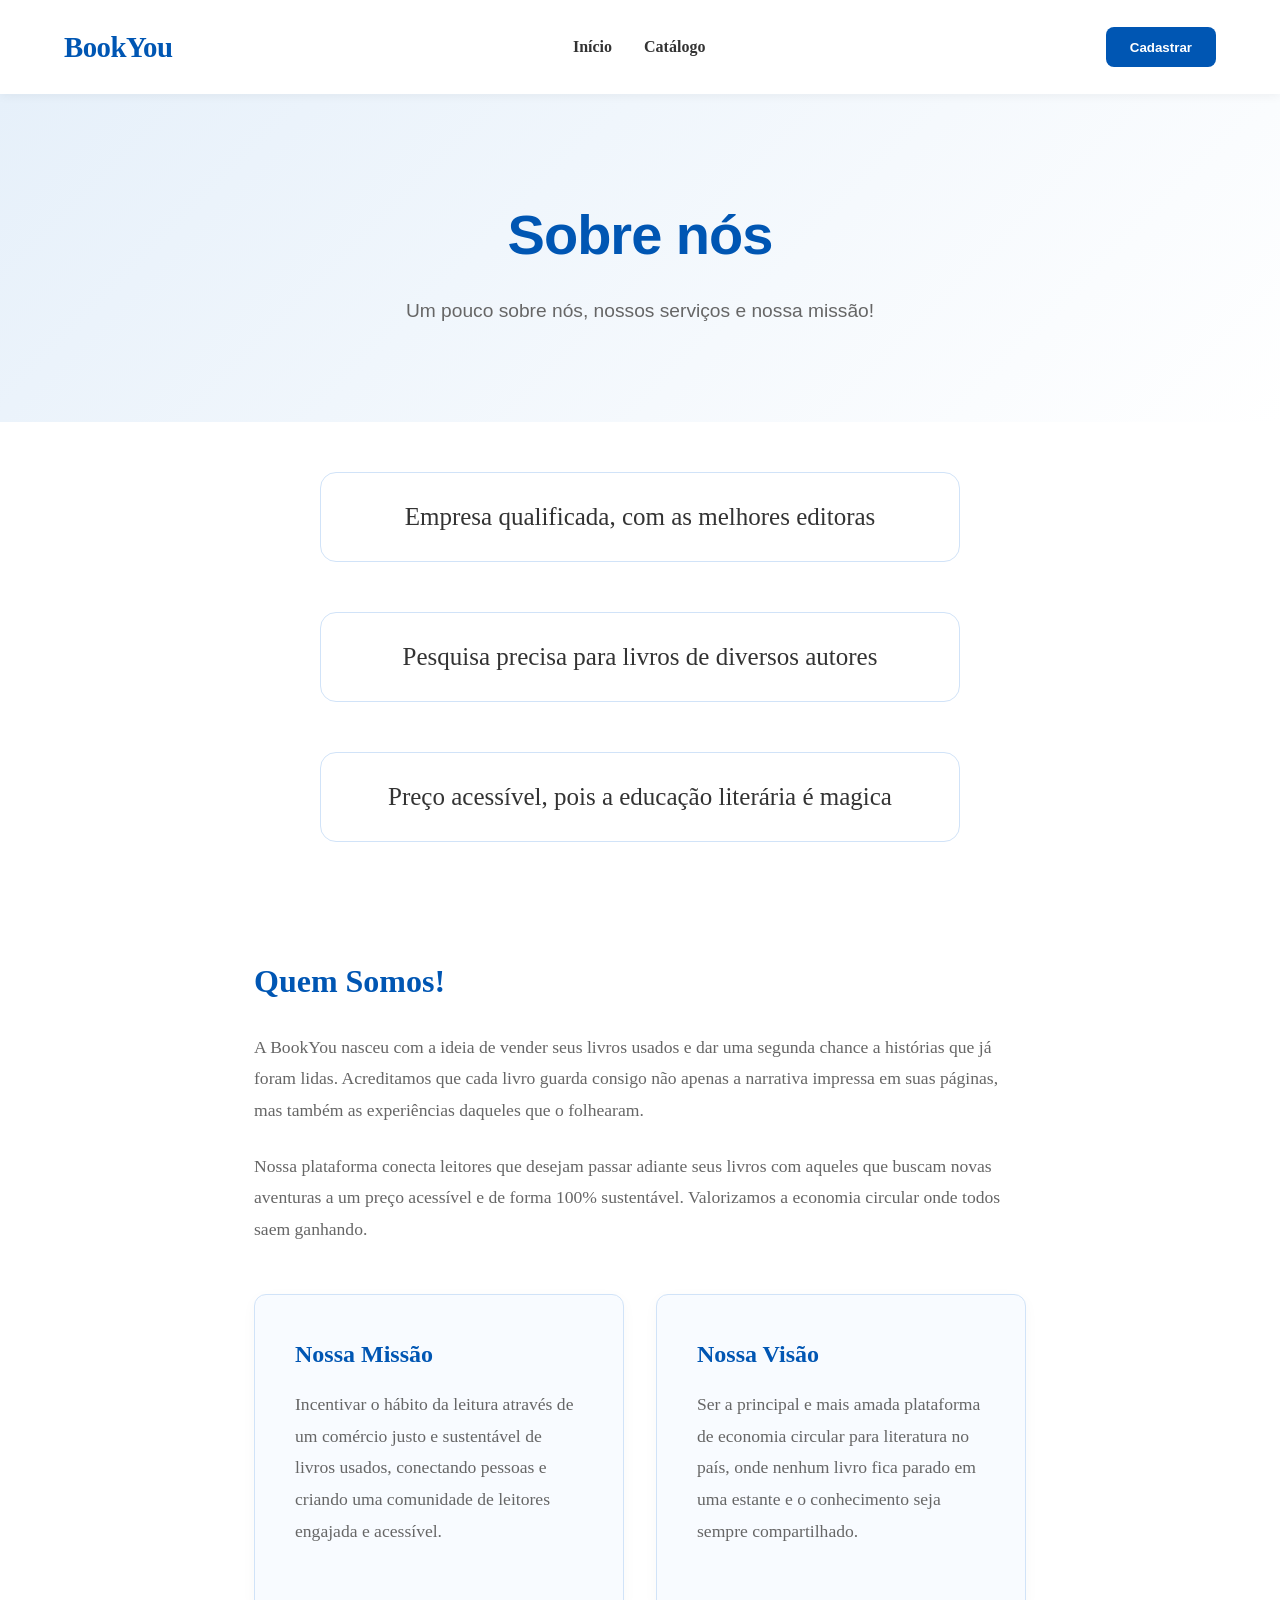
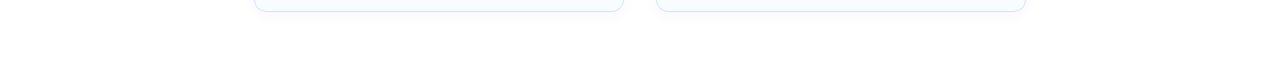
<file: sobre.html>
<!DOCTYPE html>
<html lang="pt-br">

<head>
    <meta charset="UTF-8">
    <meta name="viewport" content="width=device-width, initial-scale=1.0">
    <title>Sobre Nós - BookYou</title>
    <link rel="stylesheet" href="style.css">
</head>

<body>
    <header class="navbar">
        <div class="logo">BookYou</div>
        <nav>
            <ul>
                <li><a href="index.html">Início</a></li>
                <li><a href="catalogo.html">Catálogo</a></li>
            </ul>
        </nav>
        <button class="btn-primary" id="btn-abrir-cadastro">Cadastrar</button>
    </header>

    <main>
        <section class="inicio">
            <h1>Sobre nós</h1>
            <p>Um pouco sobre nós, nossos serviços e nossa missão!</p>
        </section>
    
        <div class="sobre">
            <p>Empresa qualificada, com as melhores editoras</p>
            <p>Pesquisa precisa para livros de diversos autores</p>
            <p>Preço acessível, pois a educação literária é magica</p>
        </div>

        <section class="sobre-content">
            <h2>Quem Somos!</h2>
            <p>A BookYou nasceu com a ideia de vender seus livros usados e dar uma segunda chance a histórias que já
                foram
                lidas. Acreditamos que cada livro guarda consigo não apenas a narrativa impressa em suas páginas, mas
                também as experiências daqueles que o folhearam.</p>
            <p>Nossa plataforma conecta leitores que desejam passar adiante seus livros com aqueles que buscam novas
                aventuras a um preço acessível e de forma 100% sustentável. Valorizamos a economia circular onde todos
                saem ganhando.</p>

            <div class="missao-visao">
                <div class="missao">
                    <h3>Nossa Missão</h3>
                    <p>Incentivar o hábito da leitura através de um comércio justo e sustentável de livros usados,
                        conectando pessoas e criando uma comunidade de leitores engajada e acessível.</p>
                </div>
                <div class="visao">
                    <h3>Nossa Visão</h3>
                    <p>Ser a principal e mais amada plataforma de economia circular para literatura no país, onde nenhum
                        livro fica parado em uma estante e o conhecimento seja sempre compartilhado.</p>
                </div>
            </div>
        </section>
    </main>
    <div id="modal-cadastro" class="modal-overlay">
        <div class="modal-content">
            <span id="btn-fechar-modal" class="modal-close">&times;</span>
            
            <h2>Se cadastre agora!</h2>
            
            <form id="form-cadastro">
                <div class="form-group">
                    <label for="cad-nome">Nome:</label>
                    <input type="text" id="cad-nome" required placeholder="Matheus, Yuri, Rafael, ...">
                </div>
                
                <div class="form-group">
                    <label for="cad-email">E-mail:</label>
                    <input type="email" id="cad-email" required placeholder="fulano@gmail.com">
                </div>
            
                <button type="submit" class="btn-cadastrar-submit">Cadastrar!</button>
            </form>

        </div>
    </div>
    <script src="script.js"></script>
</body>
</html>
</file>
<file: style.css>
.inicio{
    display: flex;
    justify-content: center;
    align-items: center;
    flex-direction: column;
    font-family: 'Lucida Sans', 'Lucida Sans Regular', 'Lucida Grande', 'Lucida Sans Unicode', Geneva, Verdana, sans-serif;
   
}
:root {
    --primary-color: #0056b3;
    --primary-light: #e6f0fa;
    --primary-hover: #004494;
    --bg-color: #ffffff;
    --text-color: #333333;
    --text-muted: #666666;
    --card-bg: #f8fbff;
    --border-color: #d1e3f8;
}

* {
    margin: 0;
    padding: 0;
    box-sizing: border-box;
}

body {
    background-color: var(--bg-color);
    color: var(--text-color);
    line-height: 1.6;
}

.navbar {
    display: flex;
    justify-content: space-between;
    align-items: center;
    padding: 1.5rem 5%;
    background-color: var(--bg-color);
    box-shadow: 0 2px 10px rgba(0, 0, 0, 0.05);
    position: sticky;
    top: 0;
    z-index: 100;
}

.logo {
    font-size: 1.8rem;
    font-weight: 800;
    color: var(--primary-color);
    letter-spacing: -0.5px;
}

nav ul {
    list-style: none;
    display: flex;
    gap: 2rem;
}

nav a {
    text-decoration: none;
    color: var(--text-color);
    font-weight: 600;
    transition: color 0.3s ease;
}

nav a:hover {
    color: var(--primary-color);
}

.btn-primary,
.btn-secondary,
.btn-card {
    padding: 0.8rem 1.5rem;
    border: none;
    border-radius: 8px;
    font-weight: 600;
    cursor: pointer;
    transition: all 0.3s ease;
}

.btn-primary {
    background-color: var(--primary-color);
    color: white;
}

.btn-primary:hover {
    background-color: var(--primary-hover);
    transform: translateY(-2px);
    box-shadow: 0 4px 12px rgba(0, 86, 179, 0.2);
}

.btn-secondary {
    background-color: white;
    color: var(--primary-color);
    border: 2px solid var(--primary-color);
    margin-top: 1.5rem;
    font-size: 1.1rem;
}

.btn-secondary:hover {
    background-color: var(--primary-light);
    transform: translateY(-2px);
}

.inicio {
    text-align: center;
    padding: 6rem 1rem;
    background: linear-gradient(135deg, var(--primary-light) 0%, white 100%);
    display: flex;
    flex-direction: column;
    align-items: center;
    justify-content: center;
    margin-bottom: 50px;
}

.inicio h1 {
    font-size: 3.5rem;
    font-weight: 800;
    color: var(--primary-color);
    margin-bottom: 1rem;
    letter-spacing: -1px;
}

.inicio p {
    font-size: 1.2rem;
    color: var(--text-muted);
    max-width: 600px;
}

.apresentacao {
    padding: 5rem 5%;
}

.apresentacao h2 {
    text-align: center;
    font-size: 2.2rem;
    color: var(--primary-color);
    margin-bottom: 3rem;
}

.apresentacao p {
    text-align: center;
    font-size: 25px;
    margin-bottom: 50px;
}

.servicos {
    display: grid;
    grid-template-columns: repeat(auto-fit, minmax(280px, 1fr));
    gap: 2.5rem;
    gap: 150px;
}

.card {
    background-color: var(--card-bg);
    border: 1px solid var(--border-color);
    border-radius: 16px;
    padding: 1.5rem;
    text-align: center;
    transition: transform 0.3s ease, box-shadow 0.3s ease;
    display: flex;
    flex-direction: column;
    width: 350px;

}

.card:hover {
    transform: translateY(-5px);
    box-shadow: 0 10px 25px rgba(0, 86, 179, 0.1);
}

.card-img {
    height: 200px;
    background-color: var(--primary-light);
    border-radius: 8px;
    margin-bottom: 1.5rem;
    background-size: cover;
    background-position: center;
}

.sem-imagem {
    background: rgb(219, 219, 219);
}

.card h3 {
    font-size: 1.4rem;
    margin-bottom: 0.2rem;
    color: var(--text-color);
}

.author {
    font-size: 1rem;
    font-weight: 600;
    color: var(--text-muted);
    margin-bottom: 0.3rem;
}

.genre {
    font-size: 0.85rem;
    color: var(--primary-color);
    background-color: var(--primary-light);
    padding: 0.2rem 0.6rem;
    border-radius: 12px;
    display: inline-block;
    margin-bottom: auto;
}

.price {
    font-size: 1.3rem;
    font-weight: 800;
    color: var(--primary-color);
    margin-top: 1rem;
    margin-bottom: 1.5rem;
}

.btn-card {
    background-color: var(--primary-light);
    color: var(--primary-color);
    width: 100%;
}

.btn-card:hover {
    background-color: var(--primary-color);
    color: white;
}

.container-pesquisa {
    display: flex;
    justify-content: center;
    margin: 40px auto;
    width: 100%;
    max-width: 600px;
    padding: 0 20px;
}

#input-busca {
    width: 100%;
    padding: 15px 20px;
    font-size: 16px;
    border: 1px solid rgba(0, 0, 0, 0.08);
    border-radius: 30px;
    background-color: #ffffff;
    box-shadow: 0px 4px 20px rgba(0, 0, 0, 0.05);
    outline: none;
    transition: all 0.3s ease;
}

#input-busca:focus {
    border-color: #0056b3;
    box-shadow: 0px 6px 24px rgba(0, 86, 179, 0.1);
}     
.sobre {
    display: flex;
    align-items: center;
    justify-content: center;
    font-size: 25px;
    flex-direction: column;
}
.sobre p{
    border: 1px solid var(--border-color);
    border-radius: 16px;
    padding: 1.5rem;
    text-align: center;
    width: 50%; 
    margin-bottom: 50px;
}    
.sobre p:hover{
    box-shadow: 0 10px 25px rgba(0, 86, 179, 0.1)
}
img{
    height: 445;
    width: 601;
}

.sobre-content {
    max-width: 900px;
    margin: 0 auto;
    padding: 4rem 5%;
}

.sobre-content h2 {
    color: var(--primary-color);
    margin-bottom: 1.5rem;
    font-size: 2rem;
}

.sobre-content p {
    margin-bottom: 1.5rem;
    font-size: 1.1rem;
    color: var(--text-muted);
    line-height: 1.8;
}

.missao-visao {
    display: flex;
    flex-wrap: wrap;
    gap: 2rem;
    margin-top: 3rem;
}

.missao,
.visao {
    flex: 1;
    min-width: 300px;
    background-color: var(--card-bg);
    padding: 2.5rem;
    border-radius: 12px;
    border: 1px solid var(--border-color);
    box-shadow: 0 4px 15px rgba(0, 0, 0, 0.03);
    transition: transform 0.3s ease;
}

.missao:hover,
.visao:hover {
    transform: translateY(-5px);
}

.missao h3,
.visao h3 {
    color: var(--primary-color);
    margin-bottom: 1rem;
    font-size: 1.5rem;
}

.modal-overlay {
    display: none;
    position: fixed;
    top: 0;
    left: 0;
    width: 100%;
    height: 100%;
    background-color: rgba(0, 0, 0, 0.5); 
    z-index: 1000; 
    justify-content: center;
    align-items: center;
}

.modal-content {
    background-color: #ffffff;
    padding: 30px;
    border-radius: 12px;
    width: 90%;
    max-width: 450px;
    position: relative;
    box-shadow: 0px 10px 30px rgba(0, 0, 0, 0.15); 
}

.modal-close {
    position: absolute;
    top: 15px;
    right: 20px;
    font-size: 28px;
    font-weight: bold;
    color: #aaa;
    cursor: pointer;
}
.modal-close:hover {
    color: #333;
}

.form-group {
    margin-bottom: 15px;
    display: flex;
    flex-direction: column;
    text-align: left; 
}

.form-group label {
    margin-bottom: 5px;
    font-weight: 500;
    font-size: 14px;
    color: #333;
}

.form-group input {
    padding: 10px 15px;
    font-size: 15px;
    border: 1px solid rgba(0, 0, 0, 0.15);
    border-radius: 6px;
    outline: none;
}

.btn-cadastrar-submit {
    width: 100%;
    padding: 12px;
    background-color: #0056b3;
    color: white;
    border: none;
    border-radius: 6px;
    font-size: 16px;
    font-weight: bold;
    cursor: pointer;
    margin-top: 10px;
}
</file>
